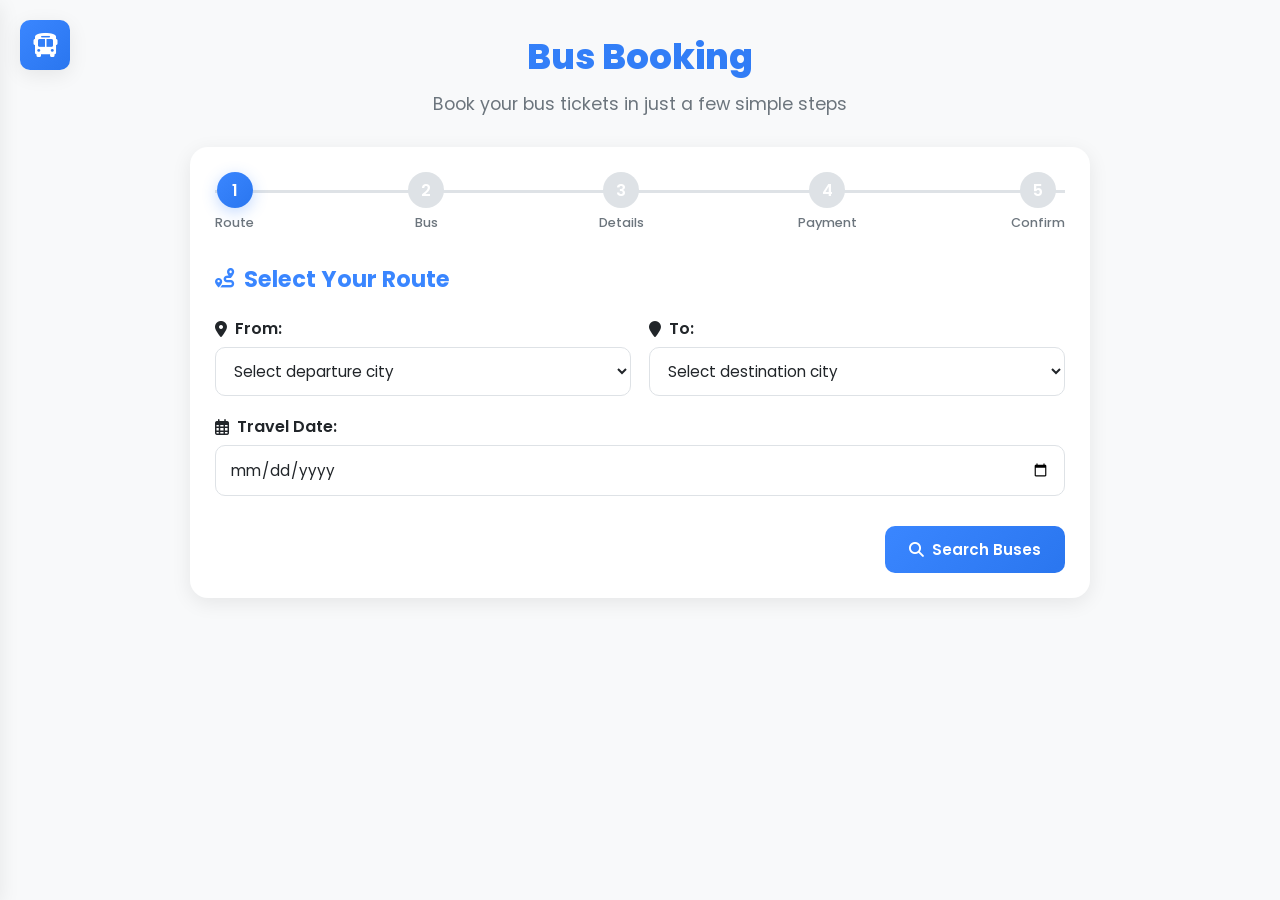
<file: HTML/BusBooking.html>
<!DOCTYPE html>
<html lang="en">
<head>
    <meta charset="UTF-8">
    <meta name="viewport" content="width=device-width, initial-scale=1.0">
    <title>EfoyBus Booking</title>
    <link rel="icon" type="image/x-icon" href="data:image/svg+xml,<svg xmlns='http://www.w3.org/2000/svg' viewBox='0 0 100 100'><text y='.9em' font-size='90'>🚌</text></svg>">
    <link rel="stylesheet" href="https://cdnjs.cloudflare.com/ajax/libs/font-awesome/6.4.0/css/all.min.css">
    <link href="https://fonts.googleapis.com/css2?family=Poppins:wght@300;400;500;600;700;800;900&display=swap" rel="stylesheet">
    <link rel="stylesheet" href="../CSS/BusBooking.css">
</head>
<body>
    <!-- Toggle Menu Button -->
    <div class="toggle-menu">
        <i class="fas fa-bus"></i>
    </div>
    
    <!-- Sidebar -->
    <div class="sidebar">
        <div class="logo">
            <div class="logo-icon">
                <i class="fas fa-bus"></i>
            </div>
            <div class="logo-text">EfoyBus</div>
        </div>
        
        <div class="nav-section">
            <h3>Main Menu</h3>

            <a class="nav-item" href="../HTML/Home.html" id="home-nav">
                <i class="fas fa-home"></i>
                <span>Home</span>
            </a>

            <a class="nav-item" href="../HTML/BusBooking.html" id="booking-nav">
                <i class="fas fa-bus-alt"></i>
                <span>Bus Booking</span>
            </a>

            <a class="nav-item" href="../HTML/History.html" id="history-nav">
                <i class="fas fa-history"></i>
                <span>Booking History</span>
            </a>

            <a class="nav-item" href="../HTML/Refund.html" id="refund-nav">
                <i class="fas fa-undo-alt"></i>
                <span>Refund Request</span>
            </a>
        </div>
        
        <div class="divider"></div>
        
        <div class="nav-section">
            <h3>Preferences</h3>
            <div class="theme-toggle">
                <div class="nav-item">
                    <i class="fas fa-moon"></i>
                    <span>Dark Mode</span>
                </div>
                <div class="toggle-container">
                    <div class="toggle-icons">
                        <i class="fas fa-sun"></i>
                        <i class="fas fa-moon"></i>
                    </div>
                    <div class="toggle-circle"></div>
                </div>
            </div>
            
            <div class="language-selector">
                <div class="nav-item">
                    <i class="fas fa-globe"></i>
                    <span>Language</span>
                </div>
                <select>
                    <option value="en">English</option>
                    <option value="am">አማርኛ (Amharic)</option>
                    <option value="om">Afaan Oromoo (Afan Oromo)</option>
                </select>
            </div>
        </div>
    </div>
    
    <div class="main-content">
        <div class="booking-header">
            <h1 class="booking-title">Bus Booking</h1>
            <p class="booking-subtitle">Book your bus tickets in just a few simple steps</p>
        </div>
        
        <div class="booking-container">
            <!-- Progress Bar -->
            <div class="progress-bar">
                <div class="progress-step">
                    <div class="step-number active">1</div>
                    <div class="step-label">Route</div>
                </div>
                <div class="progress-step">
                    <div class="step-number">2</div>
                    <div class="step-label">Bus</div>
                </div>
                <div class="progress-step">
                    <div class="step-number">3</div>
                    <div class="step-label">Details</div>
                </div>
                <div class="progress-step">
                    <div class="step-number">4</div>
                    <div class="step-label">Payment</div>
                </div>
                <div class="progress-step">
                    <div class="step-number">5</div>
                    <div class="step-label">Confirm</div>
                </div>
            </div>
            
            <!-- Step 1: Select Route -->
            <div class="form-step active" id="step1">
                <h2 class="step-title"><i class="fas fa-route"></i> Select Your Route</h2>
                <div class="form-row">
                    <div class="form-group">
                        <label for="from" class="form-label"><i class="fas fa-map-marker-alt"></i> From:</label>
                        <select id="from" class="form-select" required>
                            <option value="">Select departure city</option>
                            <option value="Addis Ababa">Addis Ababa</option>
                            <option value="Bahir Dar">Bahir Dar</option>
                            <option value="Gondar">Gondar</option>
                            <option value="Hawassa">Hawassa</option>
                            <option value="Mekelle">Mekelle</option>
                            <option value="Dire Dawa">Dire Dawa</option>
                        </select>
                    </div>
                    <div class="form-group">
                        <label for="to" class="form-label"><i class="fas fa-map-marker"></i> To:</label>
                        <select id="to" class="form-select" required>
                            <option value="">Select destination city</option>
                            <option value="Addis Ababa">Addis Ababa</option>
                            <option value="Bahir Dar">Bahir Dar</option>
                            <option value="Gondar">Gondar</option>
                            <option value="Hawassa">Hawassa</option>
                            <option value="Mekelle">Mekelle</option>
                            <option value="Dire Dawa">Dire Dawa</option>
                        </select>
                    </div>
                </div>
                <div class="form-group">
                    <label for="date" class="form-label"><i class="far fa-calendar-alt"></i> Travel Date:</label>
                    <input type="date" id="date" class="form-input" required>
                </div>
                <div class="navigation">
                    <div></div> <!-- Empty div for spacing -->
                    <button id="next1" class="btn"><i class="fas fa-search"></i> Search Buses</button>
                </div>
            </div>
            
            <!-- Step 2: Select Bus -->
            <div class="form-step" id="step2">
                <h2 class="step-title"><i class="fas fa-bus"></i> Available Buses</h2>
                <p id="route-info" style="font-size: 1.05em; margin-bottom: 20px; padding: 12px; background: rgba(58, 134, 255, 0.1); border-radius: 10px;"></p>
                <div class="bus-list" id="bus-list">
                    <!-- Buses will be loaded here -->
                </div>
                
                <!-- Seat Selection -->
                <div class="seat-selection" id="seat-selection">
                    <h3 class="step-title"><i class="fas fa-chair"></i> Select Your Seats</h3>
                    <p style="margin-bottom: 18px;">Click on available seats to select them. Green seats are available, red are already booked.</p>
                    
                    <div class="seat-map-container">
                        <div class="bus-layout" id="bus-layout">
                            <!-- Bus layout will be loaded here -->
                        </div>
                    </div>
                    
                    <div class="price-summary">
                        <h4>Price Summary</h4>
                        <p>Price per seat: <span id="price-per-seat">0</span> ETB</p>
                        <p>Selected seats: <span id="selected-seats-count">0</span></p>
                        <p>Total price: <span id="total-price">0</span> ETB</p>
                        <div class="selected-seats" id="selected-seats-list"></div>
                    </div>
                </div>
                
                <div class="navigation">
                    <button id="prev2" class="btn btn-outline"><i class="fas fa-arrow-left"></i> Back</button>
                    <button id="next2" class="btn" disabled>Continue <i class="fas fa-arrow-right"></i></button>
                </div>
            </div>
            
            <!-- Step 3: Passenger Details -->
            <div class="form-step" id="step3">
                <h2 class="step-title"><i class="fas fa-user"></i> Passenger Details</h2>
                <div class="form-group">
                    <label for="name" class="form-label"><i class="fas fa-user"></i> Full Name:</label>
                    <input type="text" id="name" class="form-input" required>
                </div>
                <div class="form-row">
                    <div class="form-group">
                        <label for="email" class="form-label"><i class="fas fa-envelope"></i> Email:</label>
                        <input type="email" id="email" class="form-input" required>
                    </div>
                    <div class="form-group">
                        <label for="phone" class="form-label"><i class="fas fa-phone"></i> Phone Number:</label>
                        <input type="tel" id="phone" class="form-input" required>
                    </div>
                </div>
                <div class="navigation">
                    <button id="prev3" class="btn btn-outline"><i class="fas fa-arrow-left"></i> Back</button>
                    <button id="next3" class="btn">Proceed to Payment <i class="fas fa-arrow-right"></i></button>
                </div>
            </div>
            
            <!-- Step 4: Payment -->
            <div class="form-step" id="step4">
                <h2 class="step-title"><i class="fas fa-credit-card"></i> Payment Information</h2>
                <div class="form-row">
                    <div class="form-group">
                        <label for="card-number" class="form-label"><i class="far fa-credit-card"></i> Card Number:</label>
                        <input type="text" id="card-number" class="form-input" placeholder="1234 5678 9012 3456" required>
                    </div>
                    <div class="form-group">
                        <label for="expiry" class="form-label"><i class="far fa-calendar"></i> Expiry Date:</label>
                        <input type="text" id="expiry" class="form-input" placeholder="MM/YY" required>
                    </div>
                </div>
                <div class="form-group">
                    <label for="cvv" class="form-label"><i class="fas fa-lock"></i> CVV:</label>
                    <input type="text" id="cvv" class="form-input" placeholder="123" required>
                </div>
                <div class="price-summary">
                    <h4>Payment Summary</h4>
                    <p>Bus: <span id="payment-bus-name"></span></p>
                    <p>Seats: <span id="payment-seats"></span></p>
                    <p>Total Amount: <span id="payment-total"></span> ETB</p>
                </div>
                <div class="navigation">
                    <button id="prev4" class="btn btn-outline"><i class="fas fa-arrow-left"></i> Back</button>
                    <button id="next4" class="btn">Confirm Booking <i class="fas fa-check"></i></button>
                </div>
            </div>
            
            <!-- Step 5: Confirmation -->
            <div class="form-step" id="step5">
                <h2 class="step-title" style="color: #4CAF50;"><i class="fas fa-check-circle"></i> Booking Confirmed!</h2>
                <div class="confirmation-card" id="confirmation-details">
                    <!-- Booking details will be shown here -->
                </div>
                <div class="navigation">
                    <div></div> <!-- Empty div for spacing -->
                    <button id="new-booking" class="btn"><i class="fas fa-bus"></i> Book Another Ticket</button>
                </div>
            </div>
        </div>
    </div>
    <script src="../JS/BusBooking.js"></script>
</body>
</html>
</file>
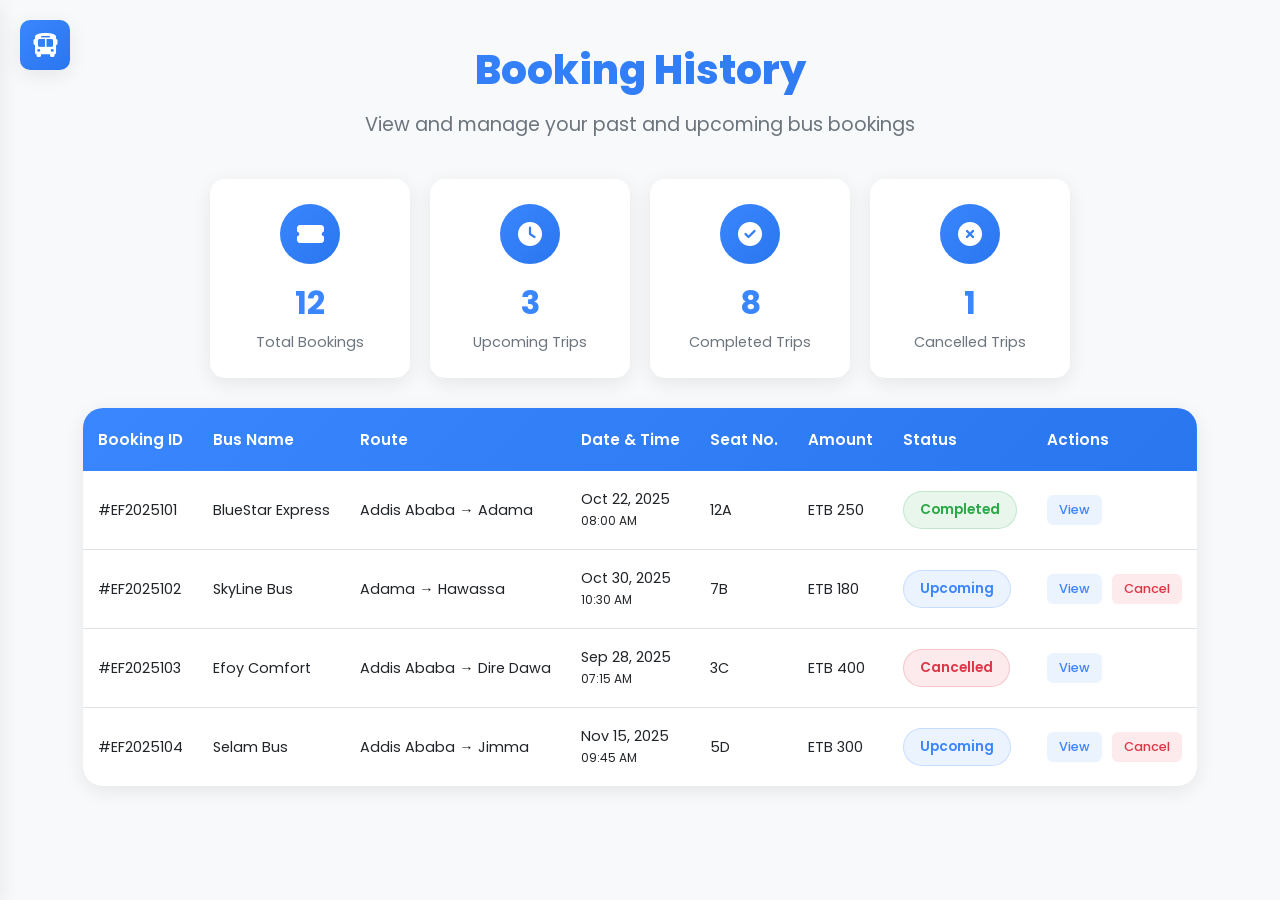
<file: HTML/History.html>
<!DOCTYPE html>
<html lang="en">
<head>
    <meta charset="UTF-8">
    <meta name="viewport" content="width=device-width, initial-scale=1.0">
    <title>EfoyBus | Booking History</title>
    <link rel="icon" type="image/x-icon" href="data:image/svg+xml,<svg xmlns='http://www.w3.org/2000/svg' viewBox='0 0 100 100'><text y='.9em' font-size='90'>🚌</text></svg>">
    <link rel="stylesheet" href="https://cdnjs.cloudflare.com/ajax/libs/font-awesome/6.4.0/css/all.min.css">
    <link href="https://fonts.googleapis.com/css2?family=Poppins:wght@300;400;500;600;700;800;900&display=swap" rel="stylesheet">
    <link rel="stylesheet" href="../CSS/History.css">
</head>
<body>
    <!-- Toggle Menu Button -->
    <div class="toggle-menu">
        <i class="fas fa-bus"></i>
    </div>
    
    <!-- Sidebar -->
    <div class="sidebar">
        <div class="logo">
            <div class="logo-icon">
                <i class="fas fa-bus"></i>
            </div>
            <div class="logo-text">EfoyBus</div>
        </div>
        
        <div class="nav-section">
            <h3>Main Menu</h3>

            <a class="nav-item" href="../HTML/Home.html" id="home-nav">
                <i class="fas fa-home"></i>
                <span>Home</span>
            </a>

            <a class="nav-item" href="../HTML/BusBooking.html" id="booking-nav">
                <i class="fas fa-bus-alt"></i>
                <span>Bus Booking</span>
            </a>

            <a class="nav-item active" href="../HTML/History.html" id="history-nav">
                <i class="fas fa-history"></i>
                <span>Booking History</span>
            </a>

            <a class="nav-item" href="../HTML/Refund.html" id="refund-nav">
                <i class="fas fa-undo-alt"></i>
                <span>Refund Request</span>
            </a>
        </div>
        
        <div class="divider"></div>
        
        <div class="nav-section">
            <h3>Preferences</h3>
            <div class="theme-toggle">
                <div class="nav-item">
                    <i class="fas fa-moon"></i>
                    <span>Dark Mode</span>
                </div>
                <div class="toggle-container">
                    <div class="toggle-icons">
                        <i class="fas fa-sun"></i>
                        <i class="fas fa-moon"></i>
                    </div>
                    <div class="toggle-circle"></div>
                </div>
            </div>
            
            <div class="language-selector">
                <div class="nav-item">
                    <i class="fas fa-globe"></i>
                    <span>Language</span>
                </div>
                <select>
                    <option value="en">English</option>
                    <option value="am">አማርኛ (Amharic)</option>
                    <option value="om">Afaan Oromoo (Afan Oromo)</option>
                </select>
            </div>
        </div>
    </div>
    
    <div class="main-content">
        <div class="history-header">
            <h1 class="history-title">Booking History</h1>
            <p class="history-subtitle">View and manage your past and upcoming bus bookings</p>
        </div>
        
        <div class="history-stats">
            <div class="stat-card">
                <div class="stat-icon">
                    <i class="fas fa-ticket-alt"></i>
                </div>
                <div class="stat-number">12</div>
                <div class="stat-label">Total Bookings</div>
            </div>
            <div class="stat-card">
                <div class="stat-icon">
                    <i class="fas fa-clock"></i>
                </div>
                <div class="stat-number">3</div>
                <div class="stat-label">Upcoming Trips</div>
            </div>
            <div class="stat-card">
                <div class="stat-icon">
                    <i class="fas fa-check-circle"></i>
                </div>
                <div class="stat-number">8</div>
                <div class="stat-label">Completed Trips</div>
            </div>
            <div class="stat-card">
                <div class="stat-icon">
                    <i class="fas fa-times-circle"></i>
                </div>
                <div class="stat-number">1</div>
                <div class="stat-label">Cancelled Trips</div>
            </div>
        </div>
        
        <div class="history-container">
            <table class="history-table">
                <thead>
                    <tr>
                        <th>Booking ID</th>
                        <th>Bus Name</th>
                        <th>Route</th>
                        <th>Date & Time</th>
                        <th>Seat No.</th>
                        <th>Amount</th>
                        <th>Status</th>
                        <th>Actions</th>
                    </tr>
                </thead>
                <tbody>
                    <tr>
                        <td>#EF2025101</td>
                        <td>BlueStar Express</td>
                        <td>Addis Ababa → Adama</td>
                        <td>Oct 22, 2025<br><small>08:00 AM</small></td>
                        <td>12A</td>
                        <td>ETB 250</td>
                        <td><span class="status status-completed">Completed</span></td>
                        <td>
                            <div class="booking-actions">
                                <button class="action-btn action-view">View</button>
                            </div>
                        </td>
                    </tr>
                    <tr>
                        <td>#EF2025102</td>
                        <td>SkyLine Bus</td>
                        <td>Adama → Hawassa</td>
                        <td>Oct 30, 2025<br><small>10:30 AM</small></td>
                        <td>7B</td>
                        <td>ETB 180</td>
                        <td><span class="status status-upcoming">Upcoming</span></td>
                        <td>
                            <div class="booking-actions">
                                <button class="action-btn action-view">View</button>
                                <button class="action-btn action-cancel">Cancel</button>
                            </div>
                        </td>
                    </tr>
                    <tr>
                        <td>#EF2025103</td>
                        <td>Efoy Comfort</td>
                        <td>Addis Ababa → Dire Dawa</td>
                        <td>Sep 28, 2025<br><small>07:15 AM</small></td>
                        <td>3C</td>
                        <td>ETB 400</td>
                        <td><span class="status status-cancelled">Cancelled</span></td>
                        <td>
                            <div class="booking-actions">
                                <button class="action-btn action-view">View</button>
                            </div>
                        </td>
                    </tr>
                    <tr>
                        <td>#EF2025104</td>
                        <td>Selam Bus</td>
                        <td>Addis Ababa → Jimma</td>
                        <td>Nov 15, 2025<br><small>09:45 AM</small></td>
                        <td>5D</td>
                        <td>ETB 300</td>
                        <td><span class="status status-upcoming">Upcoming</span></td>
                        <td>
                            <div class="booking-actions">
                                <button class="action-btn action-view">View</button>
                                <button class="action-btn action-cancel">Cancel</button>
                            </div>
                        </td>
                    </tr>
                </tbody>
            </table>
        </div>
    </div>
    <script src="../JS/History.js"></script>
</body>
</html>
</file>
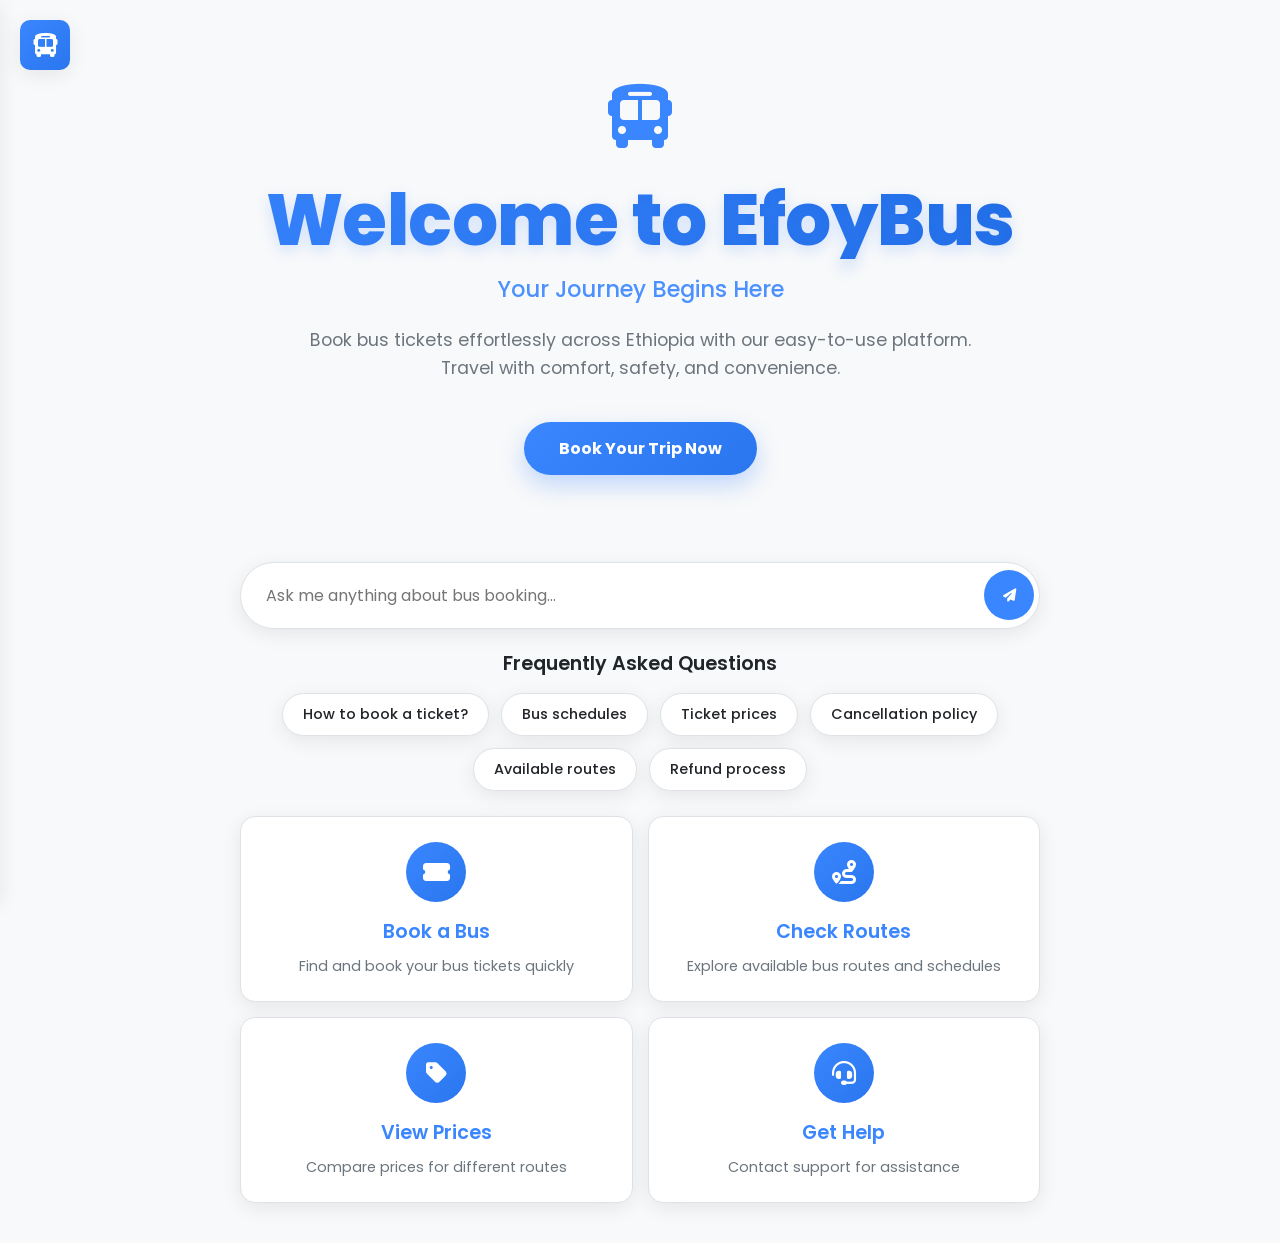
<file: HTML/Home.html>
<!DOCTYPE html>
<html lang="en">
<head>
    <meta charset="UTF-8">
    <meta name="viewport" content="width=device-width, initial-scale=1.0">
    <title>EfoyBus - Bus Booking Platform</title>
    <link rel="icon" type="image/x-icon" href="data:image/svg+xml,<svg xmlns='http://www.w3.org/2000/svg' viewBox='0 0 100 100'><text y='.9em' font-size='90'>🚌</text></svg>">
    <link rel="stylesheet" href="https://cdnjs.cloudflare.com/ajax/libs/font-awesome/6.4.0/css/all.min.css">
    <link href="https://fonts.googleapis.com/css2?family=Poppins:wght@300;400;500;600;700;800;900&display=swap" rel="stylesheet">
    <link rel="stylesheet" href="../CSS/Home.css">
</head>
<body>
    <!-- Toggle Menu Button -->
    <div class="toggle-menu">
        <i class="fas fa-bus"></i>
    </div>
    
    <!-- Sidebar -->
    <div class="sidebar">
        <div class="logo">
            <div class="logo-icon">
                <i class="fas fa-bus"></i>
            </div>
            <div class="logo-text">EfoyBus</div>
        </div>
        
       <div class="nav-section">
            <h3>Main Menu</h3>

            <a class="nav-item" href="../HTML/Home.html" id="home-nav">
                <i class="fas fa-home"></i>
                <span>Home</span>
            </a>

            <a class="nav-item" href="../HTML/BusBooking.html" id="booking-nav">
                <i class="fas fa-bus-alt"></i>
                <span>Bus Booking</span>
            </a>

            <a class="nav-item" href="../HTML/History.html" id="history-nav">
                <i class="fas fa-history"></i>
                <span>Booking History</span>
            </a>

            <a class="nav-item" href="../HTML/Refund.html" id="refund-nav">
                <i class="fas fa-undo-alt"></i>
                <span>Refund Request</span>
            </a>
        </div>
        
        <div class="divider"></div>
        
        <div class="nav-section">
            <h3>Preferences</h3>
            <div class="theme-toggle">
                <div class="nav-item">
                    <i class="fas fa-moon"></i>
                    <span>Dark Mode</span>
                </div>
                <div class="toggle-container">
                    <div class="toggle-icons">
                        <i class="fas fa-sun"></i>
                        <i class="fas fa-moon"></i>
                    </div>
                    <div class="toggle-circle"></div>
                </div>
            </div>
            
            <div class="language-selector">
                <div class="nav-item">
                    <i class="fas fa-globe"></i>
                    <span>Language</span>
                </div>
                <select>
                    <option value="en">English</option>
                    <option value="am">አማርኛ (Amharic)</option>
                    <option value="om">Afaan Oromoo (Afan Oromo)</option>
                </select>
            </div>
        </div>
    </div>
    
    <!-- Main Content -->
    <div class="main-content">
        <!-- Welcome Section - No Box, Just Beautiful Text -->
        <div class="welcome-section">
            <div class="bus-icon">
                <i class="fas fa-bus"></i>
            </div>
            <h1 class="welcome-title">Welcome to EfoyBus</h1>
            <p class="welcome-subtitle">Your Journey Begins Here</p>
            <p class="welcome-description">Book bus tickets effortlessly across Ethiopia with our easy-to-use platform. Travel with comfort, safety, and convenience.</p>
            <a href="BusBooking.html" class="cta-button">Book Your Trip Now</a>
        </div>
        
        <!-- Simple Chat Interface -->
        <div class="chat-interface">
            <div class="chat-input-container">
                <div class="chat-input">
                    <input type="text" id="userInput" placeholder="Ask me anything about bus booking..." autocomplete="off">
                    <button id="sendButton">
                        <i class="fas fa-paper-plane"></i>
                    </button>
                </div>
            </div>
            
            <!-- Frequently Asked Questions -->
            <div class="faq-section">
                <h3 class="faq-title">Frequently Asked Questions</h3>
                <div class="faq-buttons">
                    <button class="faq-button" data-question="How do I book a bus ticket?">How to book a ticket?</button>
                    <button class="faq-button" data-question="What are the bus schedules?">Bus schedules</button>
                    <button class="faq-button" data-question="How much does a ticket cost?">Ticket prices</button>
                    <button class="faq-button" data-question="Can I cancel my booking?">Cancellation policy</button>
                    <button class="faq-button" data-question="What routes do you serve?">Available routes</button>
                    <button class="faq-button" data-question="How do I get a refund?">Refund process</button>
                </div>
            </div>
            
            <!-- Chat Messages -->
            <div class="chat-messages" id="chatMessages">
                <div class="message bot-message">
                    Hello! I'm your EfoyBus assistant. How can I help you with your bus booking today?
                    <div class="message-time">Just now</div>
                </div>
            </div>
            
            <div class="quick-actions">
                <div class="action-box" data-action="book">
                    <div class="action-icon">
                        <i class="fas fa-ticket-alt"></i>
                    </div>
                    <div class="action-title">Book a Bus</div>
                    <div class="action-description">Find and book your bus tickets quickly</div>
                </div>
                
                <div class="action-box" data-action="routes">
                    <div class="action-icon">
                        <i class="fas fa-route"></i>
                    </div>
                    <div class="action-title">Check Routes</div>
                    <div class="action-description">Explore available bus routes and schedules</div>
                </div>
                
                <div class="action-box" data-action="prices">
                    <div class="action-icon">
                        <i class="fas fa-tag"></i>
                    </div>
                    <div class="action-title">View Prices</div>
                    <div class="action-description">Compare prices for different routes</div>
                </div>
                
                <div class="action-box" data-action="support">
                    <div class="action-icon">
                        <i class="fas fa-headset"></i>
                    </div>
                    <div class="action-title">Get Help</div>
                    <div class="action-description">Contact support for assistance</div>
                </div>
            </div>
        </div>
    </div>
    <script src="../JS/Home.js"></script>
</body>
</html>
</file>
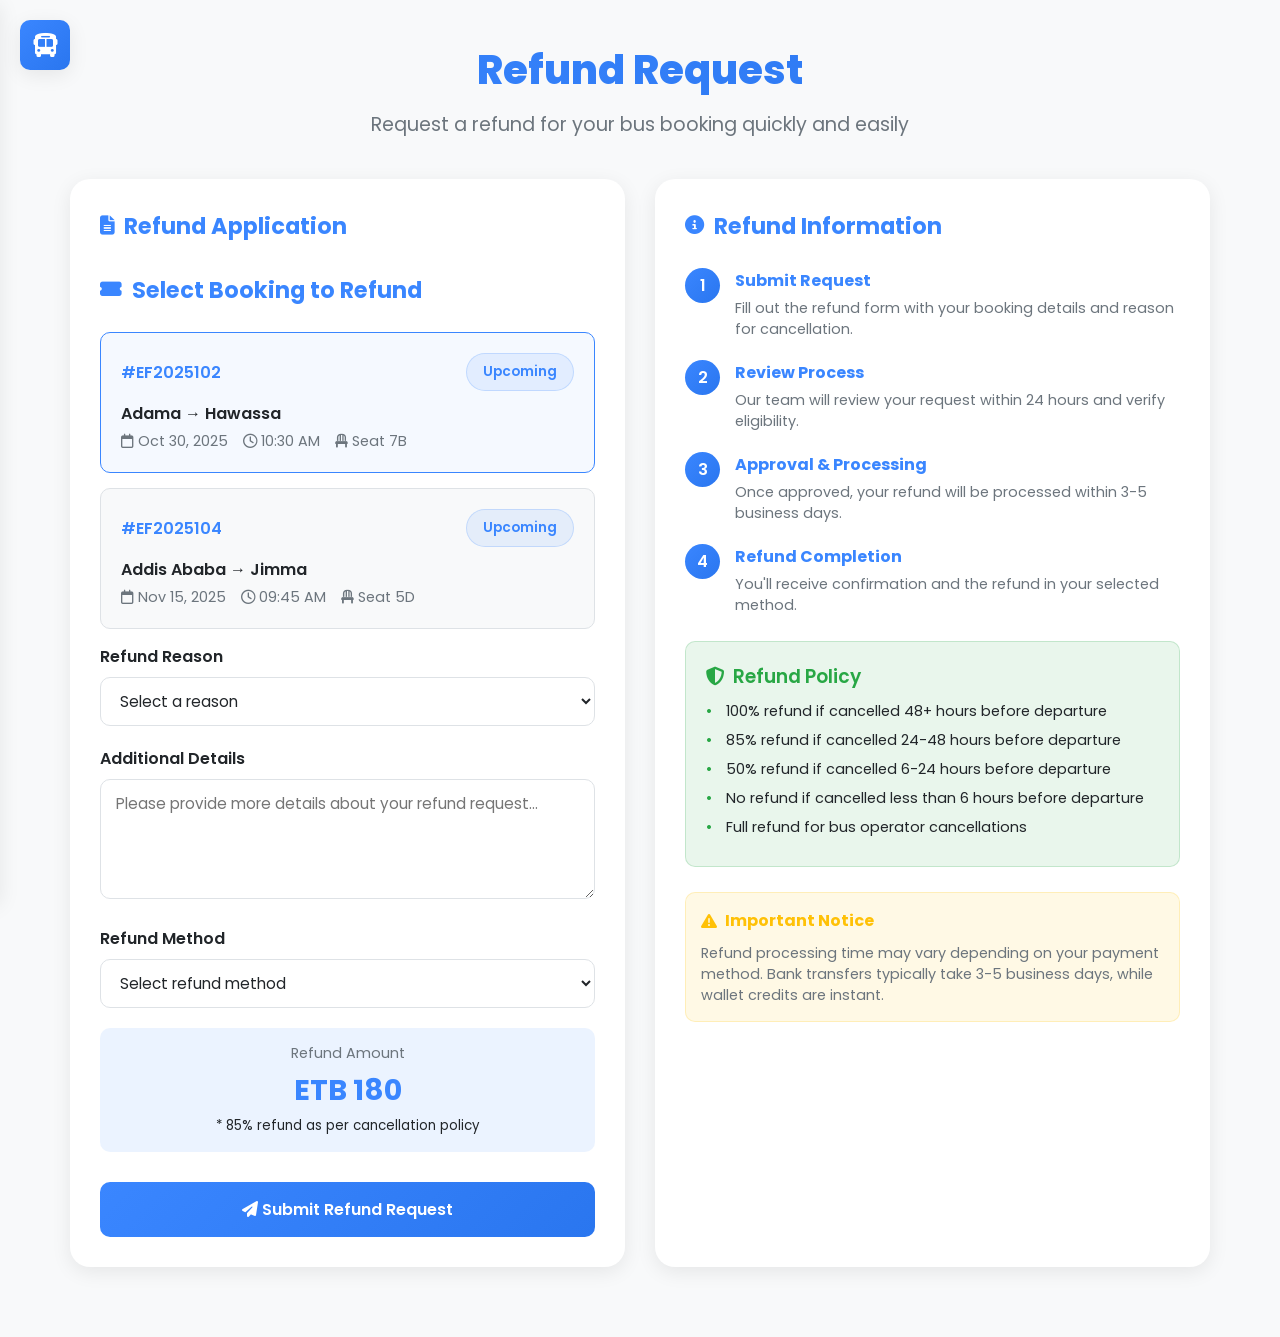
<file: HTML/Refund.html>
<!DOCTYPE html>
<html lang="en">
<head>
    <meta charset="UTF-8">
    <meta name="viewport" content="width=device-width, initial-scale=1.0">
    <title>EfoyBus | Refund Request</title>
    <link rel="icon" type="image/x-icon" href="data:image/svg+xml,<svg xmlns='http://www.w3.org/2000/svg' viewBox='0 0 100 100'><text y='.9em' font-size='90'>🚌</text></svg>">
    <link rel="stylesheet" href="https://cdnjs.cloudflare.com/ajax/libs/font-awesome/6.4.0/css/all.min.css">
    <link href="https://fonts.googleapis.com/css2?family=Poppins:wght@300;400;500;600;700;800;900&display=swap" rel="stylesheet">
    <link rel="stylesheet" href="../CSS/Refund.css">

</head>
    <!-- Toggle Menu Button -->
    <div class="toggle-menu">
        <i class="fas fa-bus"></i>
    </div>
    
    <!-- Sidebar -->
    <div class="sidebar">
        <div class="logo">
            <div class="logo-icon">
                <i class="fas fa-bus"></i>
            </div>
            <div class="logo-text">EfoyBus</div>
        </div>
        
        <div class="nav-section">
            <h3>Main Menu</h3>

            <a class="nav-item" href="../HTML/Home.html" id="home-nav">
                <i class="fas fa-home"></i>
                <span>Home</span>
            </a>

            <a class="nav-item" href="../HTML/BusBooking.html" id="booking-nav">
                <i class="fas fa-bus-alt"></i>
                <span>Bus Booking</span>
            </a>

            <a class="nav-item" href="../HTML/History.html" id="history-nav">
                <i class="fas fa-history"></i>
                <span>Booking History</span>
            </a>

            <a class="nav-item active" href="../HTML/Refund.html" id="refund-nav">
                <i class="fas fa-undo-alt"></i>
                <span>Refund Request</span>
            </a>
        </div>
        
        <div class="divider"></div>
        
        <div class="nav-section">
            <h3>Preferences</h3>
            <div class="theme-toggle">
                <div class="nav-item">
                    <i class="fas fa-moon"></i>
                    <span>Dark Mode</span>
                </div>
                <div class="toggle-container">
                    <div class="toggle-icons">
                        <i class="fas fa-sun"></i>
                        <i class="fas fa-moon"></i>
                    </div>
                    <div class="toggle-circle"></div>
                </div>
            </div>
            
            <div class="language-selector">
                <div class="nav-item">
                    <i class="fas fa-globe"></i>
                    <span>Language</span>
                </div>
                <select>
                    <option value="en">English</option>
                    <option value="am">አማርኛ (Amharic)</option>
                    <option value="om">Afaan Oromoo (Afan Oromo)</option>
                </select>
            </div>
        </div>
    </div>
    
    <div class="main-content">
        <div class="refund-header">
            <h1 class="refund-title">Refund Request</h1>
            <p class="refund-subtitle">Request a refund for your bus booking quickly and easily</p>
        </div>
        
        <div class="refund-container">
            <!-- Refund Form Section -->
            <div class="refund-form-container">
                <h2 class="section-title">
                    <i class="fas fa-file-alt"></i>
                    Refund Application
                </h2>
                
                <div class="eligible-bookings">
                    <h3 class="section-title">
                        <i class="fas fa-ticket-alt"></i>
                        Select Booking to Refund
                    </h3>
                    
                    <div class="booking-card selected">
                        <div class="booking-header">
                            <span class="booking-id">#EF2025102</span>
                            <span class="status status-upcoming">Upcoming</span>
                        </div>
                        <div class="booking-route">Adama → Hawassa</div>
                        <div class="booking-details">
                            <span><i class="far fa-calendar"></i> Oct 30, 2025</span>
                            <span><i class="far fa-clock"></i> 10:30 AM</span>
                            <span><i class="fas fa-chair"></i> Seat 7B</span>
                        </div>
                    </div>
                    
                    <div class="booking-card">
                        <div class="booking-header">
                            <span class="booking-id">#EF2025104</span>
                            <span class="status status-upcoming">Upcoming</span>
                        </div>
                        <div class="booking-route">Addis Ababa → Jimma</div>
                        <div class="booking-details">
                            <span><i class="far fa-calendar"></i> Nov 15, 2025</span>
                            <span><i class="far fa-clock"></i> 09:45 AM</span>
                            <span><i class="fas fa-chair"></i> Seat 5D</span>
                        </div>
                    </div>
                </div>
                
                <form id="refundForm">
                    <div class="form-group">
                        <label class="form-label" for="refundReason">Refund Reason</label>
                        <select class="form-select" id="refundReason" required>
                            <option value="">Select a reason</option>
                            <option value="change_plans">Change of travel plans</option>
                            <option value="emergency">Emergency situation</option>
                            <option value="double_booking">Double booking</option>
                            <option value="bus_delay">Bus delay/cancellation</option>
                            <option value="other">Other reason</option>
                        </select>
                    </div>
                    
                    <div class="form-group">
                        <label class="form-label" for="refundDescription">Additional Details</label>
                        <textarea class="form-textarea" id="refundDescription" placeholder="Please provide more details about your refund request..."></textarea>
                    </div>
                    
                    <div class="form-group">
                        <label class="form-label" for="refundMethod">Refund Method</label>
                        <select class="form-select" id="refundMethod" required>
                            <option value="">Select refund method</option>
                            <option value="original_payment">Original payment method</option>
                            <option value="bank_transfer">Bank transfer</option>
                            <option value="mobile_money">Mobile money</option>
                            <option value="wallet_credit">EfoyBus wallet credit</option>
                        </select>
                    </div>
                    
                    <div class="refund-amount">
                        <div class="amount-label">Refund Amount</div>
                        <div class="amount-value">ETB 180</div>
                        <small>* 85% refund as per cancellation policy</small>
                    </div>
                    
                    <button type="submit" class="submit-btn">
                        <i class="fas fa-paper-plane"></i>
                        Submit Refund Request
                    </button>
                </form>
            </div>
            
            <!-- Refund Information Section -->
            <div class="refund-info-container">
                <h2 class="section-title">
                    <i class="fas fa-info-circle"></i>
                    Refund Information
                </h2>
                
                <div class="refund-steps">
                    <div class="step">
                        <div class="step-number">1</div>
                        <div class="step-content">
                            <h4>Submit Request</h4>
                            <p>Fill out the refund form with your booking details and reason for cancellation.</p>
                        </div>
                    </div>
                    
                    <div class="step">
                        <div class="step-number">2</div>
                        <div class="step-content">
                            <h4>Review Process</h4>
                            <p>Our team will review your request within 24 hours and verify eligibility.</p>
                        </div>
                    </div>
                    
                    <div class="step">
                        <div class="step-number">3</div>
                        <div class="step-content">
                            <h4>Approval & Processing</h4>
                            <p>Once approved, your refund will be processed within 3-5 business days.</p>
                        </div>
                    </div>
                    
                    <div class="step">
                        <div class="step-number">4</div>
                        <div class="step-content">
                            <h4>Refund Completion</h4>
                            <p>You'll receive confirmation and the refund in your selected method.</p>
                        </div>
                    </div>
                </div>
                
                <div class="refund-policy">
                    <h3 class="policy-title">
                        <i class="fas fa-shield-alt"></i>
                        Refund Policy
                    </h3>
                    <ul class="policy-list">
                        <li>100% refund if cancelled 48+ hours before departure</li>
                        <li>85% refund if cancelled 24-48 hours before departure</li>
                        <li>50% refund if cancelled 6-24 hours before departure</li>
                        <li>No refund if cancelled less than 6 hours before departure</li>
                        <li>Full refund for bus operator cancellations</li>
                    </ul>
                </div>
                
                <div style="margin-top: 25px; padding: 15px; background: rgba(255, 193, 7, 0.1); border-radius: 10px; border: 1px solid rgba(255, 193, 7, 0.2);">
                    <h4 style="color: #ffc107; margin-bottom: 10px; display: flex; align-items: center; gap: 8px;">
                        <i class="fas fa-exclamation-triangle"></i>
                        Important Notice
                    </h4>
                    <p style="font-size: 0.9rem; color: var(--text-light);">
                        Refund processing time may vary depending on your payment method. Bank transfers typically take 3-5 business days, while wallet credits are instant.
                    </p>
                </div>
            </div>
        </div>
    </div>
    <script src="../JS/Refund.js"></script>
</body>
</html>
</file>
<file: CSS/BusBooking.css>
:root {
            --primary-color: #3a86ff;
            --secondary-color: #2a76ef;
            --accent-color: #1a66df;
            --bg-color: #f8f9fa;
            --sidebar-bg: #ffffff;
            --text-color: #212529;
            --text-light: #6c757d;
            --border-color: #dee2e6;
            --shadow: 0 5px 20px rgba(0, 0, 0, 0.08);
            --transition: all 0.3s ease;
            --gradient: linear-gradient(135deg, #3a86ff 0%, #2a76ef 100%);
            
            /* Seat colors for light mode */
            --seat-bg: #e9ecef;
            --seat-border: #ced4da;
            --seat-text: #212529;
            --seat-hover: #dee2e6;
            --seat-selected-bg: #2E7D32;
            --seat-selected-border: #1B5E20;
            --seat-selected-text: #ffffff;
            --seat-occupied-bg: #C62828;
            --seat-occupied-border: #B71C1C;
            --seat-occupied-text: #ffffff;
        }

        .dark-mode {
            --primary-color: #4d93ff;
            --secondary-color: #3d83ff;
            --accent-color: #2d73ff;
            --bg-color: #121826;
            --sidebar-bg: #1a2236;
            --text-color: #e9ecef;
            --text-light: #adb5bd;
            --border-color: #2d3748;
            --shadow: 0 5px 20px rgba(0, 0, 0, 0.3);
            --gradient: linear-gradient(135deg, #4d93ff 0%, #3d83ff 100%);
            
            /* Seat colors for dark mode */
            --seat-bg: #2d3748;
            --seat-border: #4a5568;
            --seat-text: #e9ecef;
            --seat-hover: #4a5568;
            --seat-selected-bg: #2E7D32;
            --seat-selected-border: #1B5E20;
            --seat-selected-text: #ffffff;
            --seat-occupied-bg: #C62828;
            --seat-occupied-border: #B71C1C;
            --seat-occupied-text: #ffffff;
        }

        * {
            margin: 0;
            padding: 0;
            box-sizing: border-box;
            font-family: 'Poppins', sans-serif;
        }

        body {
            background-color: var(--bg-color);
            color: var(--text-color);
            transition: var(--transition);
            display: flex;
            min-height: 100vh;
            overflow-x: hidden;
        }

        /* Toggle Menu Button */
        .toggle-menu {
            position: fixed;
            top: 20px;
            left: 20px;
            width: 50px;
            height: 50px;
            background: var(--gradient);
            border-radius: 10px;
            display: flex;
            align-items: center;
            justify-content: center;
            color: white;
            font-size: 1.5rem;
            cursor: pointer;
            z-index: 1000;
            box-shadow: var(--shadow);
            transition: var(--transition);
            opacity: 1;
            visibility: visible;
        }

        .toggle-menu.hidden {
            opacity: 0;
            visibility: hidden;
        }

        .toggle-menu:hover {
            transform: scale(1.05);
        }

        .sidebar {
            width: 280px;
            background-color: var(--sidebar-bg);
            box-shadow: var(--shadow);
            padding: 20px 0;
            display: flex;
            flex-direction: column;
            transition: var(--transition);
            height: 100vh;
            position: fixed;
            left: -280px;
            top: 0;
            overflow-y: auto;
            z-index: 999;
        }

        .sidebar.active {
            left: 0;
        }

        .logo {
            padding: 0 25px 25px;
            margin-bottom: 15px;
            border-bottom: 1px solid var(--border-color);
            display: flex;
            align-items: center;
        }

        .logo-icon {
            width: 40px;
            height: 40px;
            background: var(--gradient);
            border-radius: 10px;
            display: flex;
            align-items: center;
            justify-content: center;
            margin-right: 12px;
            color: white;
            font-size: 1.4rem;
        }

        .logo-text {
            font-size: 1.6rem;
            font-weight: 800;
            background: var(--gradient);
            -webkit-background-clip: text;
            -webkit-text-fill-color: transparent;
        }

        .nav-section {
            margin-bottom: 20px;
        }

        .nav-section h3 {
            font-size: 0.8rem;
            text-transform: uppercase;
            color: var(--text-light);
            padding: 0 25px;
            margin-bottom: 10px;
            letter-spacing: 1px;
        }

        .nav-item {
            display: flex;
            align-items: center;
            padding: 14px 25px;
            color: var(--text-color);
            text-decoration: none;
            transition: var(--transition);
            cursor: pointer;
            border-left: 4px solid transparent;
        }

        .nav-item:hover {
            background-color: rgba(58, 134, 255, 0.08);
            color: var(--primary-color);
            border-left: 4px solid var(--primary-color);
        }

        .nav-item.active {
            background-color: rgba(58, 134, 255, 0.12);
            color: var(--primary-color);
            border-left: 4px solid var(--primary-color);
        }

        .nav-item i {
            margin-right: 15px;
            font-size: 1.2rem;
            width: 24px;
            text-align: center;
        }

        .nav-item span {
            font-size: 0.95rem;
            font-weight: 500;
        }

        .divider {
            height: 1px;
            background-color: var(--border-color);
            margin: 15px 25px;
        }

        .theme-toggle {
            display: flex;
            align-items: center;
            justify-content: space-between;
            padding: 14px 25px;
        }

        .toggle-container {
            position: relative;
            width: 60px;
            height: 30px;
            background-color: #ccc;
            border-radius: 15px;
            cursor: pointer;
            transition: var(--transition);
            display: flex;
            align-items: center;
            padding: 0 5px;
        }

        .toggle-container.active {
            background-color: var(--primary-color);
        }

        .toggle-circle {
            position: absolute;
            top: 3px;
            left: 3px;
            width: 24px;
            height: 24px;
            background-color: white;
            border-radius: 50%;
            transition: var(--transition);
            display: flex;
            align-items: center;
            justify-content: center;
        }

        .toggle-container.active .toggle-circle {
            left: 33px;
        }

        .toggle-icons {
            display: flex;
            width: 100%;
            justify-content: space-between;
            padding: 0 5px;
            color: white;
            font-size: 0.8rem;
        }

        .language-selector {
            padding: 14px 25px;
        }

        .language-selector select {
            width: 100%;
            padding: 10px 15px;
            border-radius: 8px;
            border: 1px solid var(--border-color);
            background-color: var(--sidebar-bg);
            color: var(--text-color);
            font-size: 0.9rem;
            cursor: pointer;
            outline: none;
            transition: var(--transition);
        }

        .language-selector select:focus {
            border-color: var(--primary-color);
            box-shadow: 0 0 0 2px rgba(58, 134, 255, 0.2);
        }

        .main-content {
            flex: 1;
            padding: 30px;
            transition: var(--transition);
            display: flex;
            flex-direction: column;
            min-height: 100vh;
            width: 100%;
        }

        .main-content.shifted {
            margin-left: 280px;
        }

        /* Booking Page Styles */
        .booking-header {
            text-align: center;
            margin-bottom: 30px;
        }

        .booking-title {
            font-size: 2.2rem;
            font-weight: 800;
            background: var(--gradient);
            -webkit-background-clip: text;
            -webkit-text-fill-color: transparent;
            margin-bottom: 8px;
        }

        .booking-subtitle {
            font-size: 1.1rem;
            color: var(--text-light);
        }

        .booking-container {
            background: var(--sidebar-bg);
            border-radius: 18px;
            box-shadow: var(--shadow);
            padding: 25px;
            margin: 0 auto 25px;
            max-width: 900px;
            width: 100%;
        }

        /* Progress Bar */
        .progress-bar {
            display: flex;
            justify-content: space-between;
            margin-bottom: 30px;
            position: relative;
        }

        .progress-bar::before {
            content: '';
            position: absolute;
            top: 18px;
            left: 0;
            right: 0;
            height: 3px;
            background-color: var(--border-color);
            z-index: 1;
        }

        .progress-step {
            display: flex;
            flex-direction: column;
            align-items: center;
            z-index: 2;
        }

        .step-number {
            width: 36px;
            height: 36px;
            border-radius: 50%;
            background-color: var(--border-color);
            display: flex;
            align-items: center;
            justify-content: center;
            margin-bottom: 6px;
            color: white;
            font-weight: 600;
            transition: var(--transition);
        }

        .step-number.active {
            background: var(--gradient);
            box-shadow: 0 4px 15px rgba(58, 134, 255, 0.3);
        }

        .step-label {
            font-size: 0.8rem;
            color: var(--text-light);
            font-weight: 500;
        }

        /* Form Steps */
        .form-step {
            display: none;
            animation: fadeIn 0.5s ease;
        }

        @keyframes fadeIn {
            from { opacity: 0; transform: translateY(20px); }
            to { opacity: 1; transform: translateY(0); }
        }

        .form-step.active {
            display: block;
        }

        .step-title {
            font-size: 1.4rem;
            font-weight: 700;
            color: var(--primary-color);
            margin-bottom: 20px;
            display: flex;
            align-items: center;
            gap: 10px;
        }

        .step-title i {
            font-size: 1.2rem;
        }

        .form-group {
            margin-bottom: 18px;
        }

        .form-label {
            display: block;
            margin-bottom: 6px;
            font-weight: 600;
            color: var(--text-color);
            display: flex;
            align-items: center;
            gap: 8px;
        }

        .form-input, .form-select {
            width: 100%;
            padding: 12px 14px;
            border-radius: 10px;
            border: 1px solid var(--border-color);
            background-color: var(--sidebar-bg);
            color: var(--text-color);
            font-size: 0.95rem;
            transition: var(--transition);
        }

        .form-input:focus, .form-select:focus {
            border-color: var(--primary-color);
            box-shadow: 0 0 0 3px rgba(58, 134, 255, 0.2);
            outline: none;
        }

        .form-row {
            display: grid;
            grid-template-columns: 1fr 1fr;
            gap: 18px;
        }

        @media (max-width: 768px) {
            .form-row {
                grid-template-columns: 1fr;
            }
        }

        .btn {
            background: var(--gradient);
            color: white;
            border: none;
            padding: 12px 24px;
            border-radius: 10px;
            font-weight: 600;
            font-size: 0.95rem;
            cursor: pointer;
            transition: var(--transition);
            display: flex;
            align-items: center;
            gap: 8px;
            white-space: nowrap;
        }

        .btn:hover {
            transform: translateY(-2px);
            box-shadow: 0 8px 20px rgba(58, 134, 255, 0.3);
        }

        .btn:disabled {
            background: var(--border-color);
            cursor: not-allowed;
            transform: none;
            box-shadow: none;
        }

        .btn-outline {
            background: transparent;
            border: 2px solid var(--primary-color);
            color: var(--primary-color);
        }

        .btn-outline:hover {
            background: var(--primary-color);
            color: white;
        }

        .navigation {
            display: flex;
            justify-content: space-between;
            margin-top: 30px;
            gap: 15px;
        }

        @media (max-width: 768px) {
            .navigation {
                flex-direction: column;
            }
            
            .navigation .btn {
                width: 100%;
                justify-content: center;
            }
        }

        /* Bus List */
        .bus-list {
            display: grid;
            grid-template-columns: repeat(auto-fill, minmax(320px, 1fr));
            gap: 18px;
            margin-top: 18px;
        }

        .bus-card {
            background: var(--sidebar-bg);
            border: 2px solid var(--border-color);
            border-radius: 15px;
            padding: 18px;
            cursor: pointer;
            transition: var(--transition);
            position: relative;
            overflow: hidden;
        }

        .bus-card:hover {
            transform: translateY(-5px);
            box-shadow: 0 10px 25px rgba(0, 0, 0, 0.1);
            border-color: var(--primary-color);
        }

        .bus-card.selected {
            background: rgba(58, 134, 255, 0.05);
            border-color: var(--primary-color);
            box-shadow: 0 0 0 2px var(--primary-color);
        }

        .bus-header {
            display: flex;
            justify-content: space-between;
            align-items: center;
            margin-bottom: 12px;
        }

        .bus-name {
            font-size: 1.2rem;
            font-weight: 700;
            color: var(--primary-color);
        }

        .bus-time {
            font-weight: 600;
            color: var(--text-color);
        }

        .bus-image {
            height: 160px;
            background-size: cover;
            background-position: center;
            border-radius: 10px;
            margin-bottom: 12px;
        }

        .bus-price {
            font-weight: 700;
            color: #ff6b00;
            font-size: 1.3rem;
            margin: 8px 0;
        }

        .amenities {
            display: flex;
            flex-wrap: wrap;
            gap: 6px;
            margin: 12px 0;
        }

        .amenity {
            background: rgba(58, 134, 255, 0.1);
            color: var(--primary-color);
            padding: 5px 10px;
            border-radius: 20px;
            font-size: 0.75rem;
            display: flex;
            align-items: center;
            gap: 5px;
            font-weight: 500;
        }

        /* Seat Selection */
        .seat-selection {
            margin-top: 25px;
            padding: 20px;
            background: var(--bg-color);
            border-radius: 15px;
            display: none;
        }

        .seat-selection.active {
            display: block;
        }

        .seat-map-container {
            display: flex;
            justify-content: center;
            margin: 20px 0;
        }

        .bus-layout {
            display: grid;
            grid-template-columns: 1fr 1fr 60px 1fr 1fr;
            gap: 10px;
            width: fit-content;
            background: var(--sidebar-bg);
            padding: 20px;
            border-radius: 15px;
            box-shadow: var(--shadow);
            position: relative;
        }

        .bus-front {
            grid-column: 1 / 6;
            text-align: center;
            padding: 10px;
            background: var(--gradient);
            color: white;
            border-radius: 8px;
            margin-bottom: 15px;
            font-weight: 600;
        }

        .seat {
            width: 40px;
            height: 40px;
            display: flex;
            align-items: center;
            justify-content: center;
            background: var(--seat-bg);
            border: 2px solid var(--seat-border);
            border-radius: 8px;
            cursor: pointer;
            transition: var(--transition);
            position: relative;
            font-weight: 600;
            color: var(--seat-text);
            box-shadow: 0 2px 4px rgba(0,0,0,0.1);
        }

        .seat:hover {
            background: var(--seat-hover);
            transform: scale(1.05);
        }

        .seat.selected {
            background: var(--seat-selected-bg);
            color: var(--seat-selected-text);
            border-color: var(--seat-selected-border);
            box-shadow: 0 2px 8px rgba(46, 125, 50, 0.4);
        }

        .seat.occupied {
            background: var(--seat-occupied-bg);
            color: var(--seat-occupied-text);
            border-color: var(--seat-occupied-border);
            cursor: not-allowed;
            box-shadow: 0 2px 8px rgba(198, 40, 40, 0.4);
        }

        .aisle {
            width: 60px;
            height: 40px;
            display: flex;
            align-items: center;
            justify-content: center;
            background: transparent;
            border: none;
        }

        .back-row {
            grid-column: 1 / 6;
            display: grid;
            grid-template-columns: 1fr 1fr 1fr 1fr 1fr;
            gap: 10px;
            margin-top: 12px;
        }

        .back-seat {
            width: 40px;
            height: 40px;
            display: flex;
            align-items: center;
            justify-content: center;
            background: var(--seat-bg);
            border: 2px solid var(--seat-border);
            border-radius: 8px;
            cursor: pointer;
            transition: var(--transition);
            font-weight: 600;
            color: var(--seat-text);
            box-shadow: 0 2px 4px rgba(0,0,0,0.1);
            justify-self: center;
        }

        .back-seat:hover {
            background: var(--seat-hover);
            transform: scale(1.05);
        }

        .back-seat.selected {
            background: var(--seat-selected-bg);
            color: var(--seat-selected-text);
            border-color: var(--seat-selected-border);
            box-shadow: 0 2px 8px rgba(46, 125, 50, 0.4);
        }

        .back-seat.occupied {
            background: var(--seat-occupied-bg);
            color: var(--seat-occupied-text);
            border-color: var(--seat-occupied-border);
            cursor: not-allowed;
            box-shadow: 0 2px 8px rgba(198, 40, 40, 0.4);
        }

        .price-summary {
            margin-top: 20px;
            padding: 18px;
            background: var(--sidebar-bg);
            border-radius: 12px;
            border-left: 4px solid var(--primary-color);
            box-shadow: var(--shadow);
        }

        .price-summary h4 {
            color: var(--primary-color);
            margin-bottom: 12px;
            font-size: 1.1rem;
        }

        .selected-seats {
            margin-top: 12px;
            display: flex;
            flex-wrap: wrap;
            gap: 6px;
        }

        .selected-seat {
            background: var(--primary-color);
            color: white;
            padding: 5px 10px;
            border-radius: 6px;
            font-size: 0.8rem;
            font-weight: 600;
        }

        /* Confirmation */
        .confirmation-card {
            background: var(--sidebar-bg);
            border-radius: 15px;
            padding: 25px;
            margin-top: 20px;
            border-left: 4px solid #4CAF50;
            box-shadow: var(--shadow);
        }

        .confirmation-card h3 {
            color: #4CAF50;
            margin-bottom: 15px;
            display: flex;
            align-items: center;
            gap: 10px;
        }

        /* Mobile Styles - Icon-only sidebar */
        @media (max-width: 768px) {
            .main-content {
                padding: 20px;
            }
            
            .main-content.shifted {
                margin-left: 0;
            }
            
            /* Icon-only sidebar styles */
            .sidebar {
                width: 70px;
                left: -70px;
            }
            
            .sidebar.active {
                left: 0;
            }
            
            .logo {
                justify-content: center;
                padding: 0 15px 25px;
            }
            
            .logo-text, .nav-section h3, .nav-item span, .language-selector span {
                display: none;
            }
            
            /* Show Dark Mode text on mobile */
            .theme-toggle span {
                display: none;
            }
            
            .logo-icon {
                margin-right: 0;
            }
            
            .nav-item {
                justify-content: center;
                padding: 15px 0;
            }
            
            .nav-item i {
                margin-right: 0;
                font-size: 1.4rem;
            }
            
            .theme-toggle, .language-selector {
                justify-content: center;
                padding: 15px 0;
            }
            
            /* Show toggle and language selector on mobile */
            .toggle-container {
                display: block;
                width: 50px;
                height: 25px;
            }
            
            .toggle-circle {
                width: 19px;
                height: 19px;
            }
            
            .toggle-container.active .toggle-circle {
                left: 27px;
            }
            
            /* Hide sun and moon icons on mobile */
            .toggle-icons {
                display: none;
            }
            
            .language-selector select {
                display: block;
                width: 100%;
                padding: 8px;
                font-size: 0.8rem;
            }
            
            .divider {
                margin: 15px 15px;
            }
            
            .booking-title {
                font-size: 1.8rem;
            }
            
            .bus-list {
                grid-template-columns: 1fr;
            }
            
            .bus-layout {
                transform: scale(0.9);
            }
        }

        /* Extra small screens */
        @media (max-width: 480px) {
            .main-content {
                padding: 15px;
            }
            
            .toggle-menu {
                top: 15px;
                left: 15px;
                width: 45px;
                height: 45px;
                font-size: 1.3rem;
            }
            
            .booking-title {
                font-size: 1.6rem;
            }
            
            .navigation .btn {
                padding: 10px 18px;
                font-size: 0.9rem;
            }
            
            .booking-container {
                padding: 20px;
            }
        }
</file>
<file: CSS/History.css>
:root {
            --primary-color: #3a86ff;
            --secondary-color: #2a76ef;
            --accent-color: #1a66df;
            --bg-color: #f8f9fa;
            --sidebar-bg: #ffffff;
            --text-color: #212529;
            --text-light: #6c757d;
            --border-color: #dee2e6;
            --shadow: 0 5px 20px rgba(0, 0, 0, 0.08);
            --transition: all 0.3s ease;
            --gradient: linear-gradient(135deg, #3a86ff 0%, #2a76ef 100%);
        }

        .dark-mode {
            --primary-color: #4d93ff;
            --secondary-color: #3d83ff;
            --accent-color: #2d73ff;
            --bg-color: #121826;
            --sidebar-bg: #1a2236;
            --text-color: #e9ecef;
            --text-light: #adb5bd;
            --border-color: #2d3748;
            --shadow: 0 5px 20px rgba(0, 0, 0, 0.3);
            --gradient: linear-gradient(135deg, #4d93ff 0%, #3d83ff 100%);
        }

        * {
            margin: 0;
            padding: 0;
            box-sizing: border-box;
            font-family: 'Poppins', sans-serif;
        }

        body {
            background-color: var(--bg-color);
            color: var(--text-color);
            transition: var(--transition);
            display: flex;
            min-height: 100vh;
            overflow-x: hidden;
        }

        /* Toggle Menu Button */
        .toggle-menu {
            position: fixed;
            top: 20px;
            left: 20px;
            width: 50px;
            height: 50px;
            background: var(--gradient);
            border-radius: 10px;
            display: flex;
            align-items: center;
            justify-content: center;
            color: white;
            font-size: 1.5rem;
            cursor: pointer;
            z-index: 1000;
            box-shadow: var(--shadow);
            transition: var(--transition);
            opacity: 1;
            visibility: visible;
        }

        .toggle-menu.hidden {
            opacity: 0;
            visibility: hidden;
        }

        .toggle-menu:hover {
            transform: scale(1.05);
        }

        .sidebar {
            width: 280px;
            background-color: var(--sidebar-bg);
            box-shadow: var(--shadow);
            padding: 20px 0;
            display: flex;
            flex-direction: column;
            transition: var(--transition);
            height: 100vh;
            position: fixed;
            left: -280px;
            top: 0;
            overflow-y: auto;
            z-index: 999;
        }

        .sidebar.active {
            left: 0;
        }

        .logo {
            padding: 0 25px 25px;
            margin-bottom: 15px;
            border-bottom: 1px solid var(--border-color);
            display: flex;
            align-items: center;
        }

        .logo-icon {
            width: 40px;
            height: 40px;
            background: var(--gradient);
            border-radius: 10px;
            display: flex;
            align-items: center;
            justify-content: center;
            margin-right: 12px;
            color: white;
            font-size: 1.4rem;
        }

        .logo-text {
            font-size: 1.6rem;
            font-weight: 800;
            background: var(--gradient);
            -webkit-background-clip: text;
            -webkit-text-fill-color: transparent;
        }

        .nav-section {
            margin-bottom: 20px;
        }

        .nav-section h3 {
            font-size: 0.8rem;
            text-transform: uppercase;
            color: var(--text-light);
            padding: 0 25px;
            margin-bottom: 10px;
            letter-spacing: 1px;
        }

        .nav-item {
            display: flex;
            align-items: center;
            padding: 14px 25px;
            color: var(--text-color);
            text-decoration: none;
            transition: var(--transition);
            cursor: pointer;
            border-left: 4px solid transparent;
        }

        .nav-item:hover {
            background-color: rgba(58, 134, 255, 0.08);
            color: var(--primary-color);
            border-left: 4px solid var(--primary-color);
        }

        .nav-item.active {
            background-color: rgba(58, 134, 255, 0.12);
            color: var(--primary-color);
            border-left: 4px solid var(--primary-color);
        }

        .nav-item i {
            margin-right: 15px;
            font-size: 1.2rem;
            width: 24px;
            text-align: center;
        }

        .nav-item span {
            font-size: 0.95rem;
            font-weight: 500;
        }

        .divider {
            height: 1px;
            background-color: var(--border-color);
            margin: 15px 25px;
        }

        .theme-toggle {
            display: flex;
            align-items: center;
            justify-content: space-between;
            padding: 14px 25px;
        }

        .toggle-container {
            position: relative;
            width: 60px;
            height: 30px;
            background-color: #ccc;
            border-radius: 15px;
            cursor: pointer;
            transition: var(--transition);
            display: flex;
            align-items: center;
            padding: 0 5px;
        }

        .toggle-container.active {
            background-color: var(--primary-color);
        }

        .toggle-circle {
            position: absolute;
            top: 3px;
            left: 3px;
            width: 24px;
            height: 24px;
            background-color: white;
            border-radius: 50%;
            transition: var(--transition);
            display: flex;
            align-items: center;
            justify-content: center;
        }

        .toggle-container.active .toggle-circle {
            left: 33px;
        }

        .toggle-icons {
            display: flex;
            width: 100%;
            justify-content: space-between;
            padding: 0 5px;
            color: white;
            font-size: 0.8rem;
        }

        .language-selector {
            padding: 14px 25px;
        }

        .language-selector select {
            width: 100%;
            padding: 10px 15px;
            border-radius: 8px;
            border: 1px solid var(--border-color);
            background-color: var(--sidebar-bg);
            color: var(--text-color);
            font-size: 0.9rem;
            cursor: pointer;
            outline: none;
            transition: var(--transition);
        }

        .language-selector select:focus {
            border-color: var(--primary-color);
            box-shadow: 0 0 0 2px rgba(58, 134, 255, 0.2);
        }

        .main-content {
            flex: 1;
            padding: 40px;
            transition: var(--transition);
            display: flex;
            flex-direction: column;
            min-height: 100vh;
            width: 100%;
        }

        .main-content.shifted {
            margin-left: 280px;
        }

        /* History Page Styles */
        .history-header {
            text-align: center;
            margin-bottom: 40px;
        }

        .history-title {
            font-size: 2.5rem;
            font-weight: 800;
            background: var(--gradient);
            -webkit-background-clip: text;
            -webkit-text-fill-color: transparent;
            margin-bottom: 10px;
        }

        .history-subtitle {
            font-size: 1.2rem;
            color: var(--text-light);
        }

        /* ONLY CHANGED THIS SECTION - Made the history container smaller */
        .history-container {
            background: var(--sidebar-bg);
            border-radius: 20px;
            box-shadow: var(--shadow);
            overflow: hidden;
            margin-bottom: 30px;
            max-width: 95%; /* Added to make the container smaller */
            margin-left: auto; /* Center the container */
            margin-right: auto; /* Center the container */
        }

        .history-table {
            width: 100%;
            border-collapse: collapse;
        }

        .history-table thead {
            background: var(--gradient);
            color: white;
        }

        .history-table th {
            padding: 20px 15px;
            text-align: left;
            font-weight: 600;
            font-size: 0.95rem;
        }

        .history-table td {
            padding: 18px 15px;
            border-bottom: 1px solid var(--border-color);
            font-size: 0.9rem;
        }

        .history-table tbody tr {
            transition: var(--transition);
        }

        .history-table tbody tr:hover {
            background-color: rgba(58, 134, 255, 0.05);
        }

        .history-table tbody tr:last-child td {
            border-bottom: none;
        }

        .status {
            padding: 8px 16px;
            border-radius: 20px;
            font-weight: 600;
            font-size: 0.85rem;
            display: inline-block;
            text-align: center;
            min-width: 100px;
        }

        .status-completed {
            background: rgba(40, 167, 69, 0.1);
            color: #28a745;
            border: 1px solid rgba(40, 167, 69, 0.2);
        }

        .status-upcoming {
            background: rgba(58, 134, 255, 0.1);
            color: var(--primary-color);
            border: 1px solid rgba(58, 134, 255, 0.2);
        }

        .status-cancelled {
            background: rgba(220, 53, 69, 0.1);
            color: #dc3545;
            border: 1px solid rgba(220, 53, 69, 0.2);
        }

        .booking-actions {
            display: flex;
            gap: 10px;
        }

        .action-btn {
            padding: 6px 12px;
            border-radius: 6px;
            border: none;
            font-size: 0.8rem;
            cursor: pointer;
            transition: var(--transition);
            font-weight: 500;
        }

        .action-view {
            background: rgba(58, 134, 255, 0.1);
            color: var(--primary-color);
        }

        .action-view:hover {
            background: var(--primary-color);
            color: white;
        }

        .action-cancel {
            background: rgba(220, 53, 69, 0.1);
            color: #dc3545;
        }

        .action-cancel:hover {
            background: #dc3545;
            color: white;
        }

        .history-stats {
            display: grid;
            grid-template-columns: repeat(auto-fit, minmax(200px, 1fr));
            gap: 20px;
            margin-bottom: 30px;
            max-width: 95%; /* Added to match the history container width */
            margin-left: auto; /* Center the stats */
            margin-right: auto; /* Center the stats */
        }

        .stat-card {
            background: var(--sidebar-bg);
            border-radius: 15px;
            padding: 25px;
            box-shadow: var(--shadow);
            text-align: center;
            transition: var(--transition);
        }

        .stat-card:hover {
            transform: translateY(-5px);
            box-shadow: 0 10px 25px rgba(0, 0, 0, 0.1);
        }

        .stat-icon {
            width: 60px;
            height: 60px;
            background: var(--gradient);
            border-radius: 50%;
            display: flex;
            align-items: center;
            justify-content: center;
            margin: 0 auto 15px;
            color: white;
            font-size: 1.5rem;
        }

        .stat-number {
            font-size: 2rem;
            font-weight: 700;
            color: var(--primary-color);
            margin-bottom: 5px;
        }

        .stat-label {
            font-size: 0.9rem;
            color: var(--text-light);
        }

        .no-bookings {
            text-align: center;
            padding: 60px 20px;
            color: var(--text-light);
        }

        .no-bookings i {
            font-size: 4rem;
            margin-bottom: 20px;
            color: var(--border-color);
        }

        .no-bookings h3 {
            font-size: 1.5rem;
            margin-bottom: 10px;
            color: var(--text-color);
        }

        /* Mobile Styles - Icon-only sidebar */
        @media (max-width: 768px) {
            .main-content {
                padding: 20px;
            }
            
            .main-content.shifted {
                margin-left: 0;
            }
            
            /* Icon-only sidebar styles */
            .sidebar {
                width: 70px;
                left: -70px;
            }
            
            .sidebar.active {
                left: 0;
            }
            
            .logo {
                justify-content: center;
                padding: 0 15px 25px;
            }
            
            .logo-text, .nav-section h3, .nav-item span, .language-selector span {
                display: none;
            }
            
            /* Show Dark Mode text on mobile */
            .theme-toggle span {
                display: none;
            }
            
            .logo-icon {
                margin-right: 0;
            }
            
            .nav-item {
                justify-content: center;
                padding: 15px 0;
            }
            
            .nav-item i {
                margin-right: 0;
                font-size: 1.4rem;
            }
            
            .theme-toggle, .language-selector {
                justify-content: center;
                padding: 15px 0;
            }
            
            /* Show toggle and language selector on mobile */
            .toggle-container {
                display: block;
                width: 50px;
                height: 25px;
            }
            
            .toggle-circle {
                width: 19px;
                height: 19px;
            }
            
            .toggle-container.active .toggle-circle {
                left: 27px;
            }
            
            /* Hide sun and moon icons on mobile */
            .toggle-icons {
                display: none;
            }
            
            .language-selector select {
                display: block;
                width: 100%;
                padding: 8px;
                font-size: 0.8rem;
            }
            
            .divider {
                margin: 15px 15px;
            }
            
            .history-title {
                font-size: 2rem;
            }
            
            .history-table {
                display: block;
                overflow-x: auto;
            }
            
            .history-stats {
                grid-template-columns: 1fr;
            }
            
            /* Reset the history container width on mobile */
            .history-container {
                max-width: 100%;
            }
            
            .history-stats {
                max-width: 100%;
            }
        }
</file>
<file: CSS/Home.css>
:root {
            --primary-color: #3a86ff;
            --secondary-color: #2a76ef;
            --accent-color: #1a66df;
            --bg-color: #f8f9fa;
            --sidebar-bg: #ffffff;
            --text-color: #212529;
            --text-light: #6c757d;
            --border-color: #dee2e6;
            --shadow: 0 5px 20px rgba(0, 0, 0, 0.08);
            --transition: all 0.3s ease;
            --gradient: linear-gradient(135deg, #3a86ff 0%, #2a76ef 100%);
        }

        .dark-mode {
            --primary-color: #4d93ff;
            --secondary-color: #3d83ff;
            --accent-color: #2d73ff;
            --bg-color: #121826;
            --sidebar-bg: #1a2236;
            --text-color: #e9ecef;
            --text-light: #adb5bd;
            --border-color: #2d3748;
            --shadow: 0 5px 20px rgba(0, 0, 0, 0.3);
            --gradient: linear-gradient(135deg, #4d93ff 0%, #3d83ff 100%);
        }

        * {
            margin: 0;
            padding: 0;
            box-sizing: border-box;
            font-family: 'Poppins', sans-serif;
        }

        body {
            background-color: var(--bg-color);
            color: var(--text-color);
            transition: var(--transition);
            display: flex;
            min-height: 100vh;
            overflow-x: hidden;
        }

        /* Toggle Menu Button */
        .toggle-menu {
            position: fixed;
            top: 20px;
            left: 20px;
            width: 50px;
            height: 50px;
            background: var(--gradient);
            border-radius: 10px;
            display: flex;
            align-items: center;
            justify-content: center;
            color: white;
            font-size: 1.5rem;
            cursor: pointer;
            z-index: 1000;
            box-shadow: var(--shadow);
            transition: var(--transition);
            opacity: 1;
            visibility: visible;
        }

        .toggle-menu.hidden {
            opacity: 0;
            visibility: hidden;
        }

        .toggle-menu:hover {
            transform: scale(1.05);
        }

        .sidebar {
            width: 280px;
            background-color: var(--sidebar-bg);
            box-shadow: var(--shadow);
            padding: 20px 0;
            display: flex;
            flex-direction: column;
            transition: var(--transition);
            height: 100vh;
            position: fixed;
            left: -280px;
            top: 0;
            overflow-y: auto;
            z-index: 999;
        }

        .sidebar.active {
            left: 0;
        }

        .logo {
            padding: 0 25px 25px;
            margin-bottom: 15px;
            border-bottom: 1px solid var(--border-color);
            display: flex;
            align-items: center;
        }

        .logo-icon {
            width: 40px;
            height: 40px;
            background: var(--gradient);
            border-radius: 10px;
            display: flex;
            align-items: center;
            justify-content: center;
            margin-right: 12px;
            color: white;
            font-size: 1.4rem;
        }

        .logo-text {
            font-size: 1.6rem;
            font-weight: 800;
            background: var(--gradient);
            -webkit-background-clip: text;
            -webkit-text-fill-color: transparent;
        }

        .nav-section {
            margin-bottom: 20px;
        }

        .nav-section h3 {
            font-size: 0.8rem;
            text-transform: uppercase;
            color: var(--text-light);
            padding: 0 25px;
            margin-bottom: 10px;
            letter-spacing: 1px;
        }

        .nav-item {
            display: flex;
            align-items: center;
            padding: 14px 25px;
            color: var(--text-color);
            text-decoration: none;
            transition: var(--transition);
            cursor: pointer;
            border-left: 4px solid transparent;
        }

        .nav-item:hover {
            background-color: rgba(58, 134, 255, 0.08);
            color: var(--primary-color);
            border-left: 4px solid var(--primary-color);
        }

        .nav-item.active {
            background-color: rgba(58, 134, 255, 0.12);
            color: var(--primary-color);
            border-left: 4px solid var(--primary-color);
        }

        .nav-item i {
            margin-right: 15px;
            font-size: 1.2rem;
            width: 24px;
            text-align: center;
        }

        .nav-item span {
            font-size: 0.95rem;
            font-weight: 500;
        }

        .divider {
            height: 1px;
            background-color: var(--border-color);
            margin: 15px 25px;
        }

        .theme-toggle {
            display: flex;
            align-items: center;
            justify-content: space-between;
            padding: 14px 25px;
        }

        .toggle-container {
            position: relative;
            width: 60px;
            height: 30px;
            background-color: #ccc;
            border-radius: 15px;
            cursor: pointer;
            transition: var(--transition);
            display: flex;
            align-items: center;
            padding: 0 5px;
        }

        .toggle-container.active {
            background-color: var(--primary-color);
        }

        .toggle-circle {
            position: absolute;
            top: 3px;
            left: 3px;
            width: 24px;
            height: 24px;
            background-color: white;
            border-radius: 50%;
            transition: var(--transition);
            display: flex;
            align-items: center;
            justify-content: center;
        }

        .toggle-container.active .toggle-circle {
            left: 33px;
        }

        .toggle-icons {
            display: flex;
            width: 100%;
            justify-content: space-between;
            padding: 0 5px;
            color: white;
            font-size: 0.8rem;
        }

        .language-selector {
            padding: 14px 25px;
        }

        .language-selector select {
            width: 100%;
            padding: 10px 15px;
            border-radius: 8px;
            border: 1px solid var(--border-color);
            background-color: var(--sidebar-bg);
            color: var(--text-color);
            font-size: 0.9rem;
            cursor: pointer;
            outline: none;
            transition: var(--transition);
        }

        .language-selector select:focus {
            border-color: var(--primary-color);
            box-shadow: 0 0 0 2px rgba(58, 134, 255, 0.2);
        }

        .main-content {
            flex: 1;
            padding: 40px;
            transition: var(--transition);
            display: flex;
            flex-direction: column;
            min-height: 100vh;
            width: 100%;
        }

        .main-content.shifted {
            margin-left: 280px;
        }

        /* Welcome Section - No Box, Just Beautiful Text */
        .welcome-section {
            text-align: center;
            margin-bottom: 50px;
            padding: 30px 0;
        }

        .welcome-title {
            font-size: 4.5rem;
            font-weight: 800;
            background: linear-gradient(135deg, #3a86ff 0%, #2a76ef 50%, #1a66df 100%);
            -webkit-background-clip: text;
            -webkit-text-fill-color: transparent;
            background-clip: text;
            margin-bottom: 15px;
            line-height: 1.1;
            text-shadow: 0 5px 15px rgba(58, 134, 255, 0.2);
            letter-spacing: -0.5px;
            font-family: 'Poppins', sans-serif;
        }

        .welcome-subtitle {
            font-size: 1.4rem;
            font-weight: 500;
            color: #3a86ff;
            margin-bottom: 20px;
            opacity: 0.9;
            line-height: 1.4;
            font-family: 'Poppins', sans-serif;
        }

        .welcome-description {
            font-size: 1.1rem;
            color: var(--text-light);
            max-width: 700px;
            margin: 0 auto 30px;
            line-height: 1.6;
            font-family: 'Poppins', sans-serif;
        }

        .cta-button {
            display: inline-block;
            background: linear-gradient(135deg, #3a86ff 0%, #2a76ef 100%);
            color: white;
            padding: 14px 35px;
            border-radius: 50px;
            font-weight: 700;
            font-size: 1rem;
            text-decoration: none;
            transition: var(--transition);
            box-shadow: 0 10px 25px rgba(58, 134, 255, 0.3);
            margin-top: 10px;
            position: relative;
            overflow: hidden;
            font-family: 'Poppins', sans-serif;
        }

        .cta-button::before {
            content: '';
            position: absolute;
            top: 0;
            left: -100%;
            width: 100%;
            height: 100%;
            background: linear-gradient(90deg, transparent, rgba(255,255,255,0.2), transparent);
            transition: 0.5s;
        }

        .cta-button:hover {
            transform: translateY(-5px);
            box-shadow: 0 15px 30px rgba(58, 134, 255, 0.4);
        }

        .cta-button:hover::before {
            left: 100%;
        }

        .bus-icon {
            font-size: 4rem;
            color: #3a86ff;
            margin-bottom: 15px;
            animation: float 3s ease-in-out infinite;
        }

        @keyframes float {
            0% { transform: translateY(0px); }
            50% { transform: translateY(-8px); }
            100% { transform: translateY(0px); }
        }

        /* Simple Chat Interface */
        .chat-interface {
            max-width: 800px;
            margin: 0 auto;
            width: 100%;
        }

        .chat-input-container {
            display: flex;
            margin-bottom: 20px;
            background: var(--sidebar-bg);
            border-radius: 50px;
            padding: 5px;
            box-shadow: var(--shadow);
            border: 1px solid var(--border-color);
            transition: var(--transition);
        }

        .chat-input {
            flex: 1;
            display: flex;
            align-items: center;
        }

        .chat-input input {
            flex: 1;
            border: none;
            background: transparent;
            padding: 15px 20px;
            outline: none;
            font-size: 16px;
            border-radius: 50px;
            color: var(--text-color);
        }

        .chat-input button {
            background: var(--primary-color);
            color: white;
            border: none;
            width: 50px;
            height: 50px;
            border-radius: 50%;
            cursor: pointer;
            transition: all 0.2s;
            display: flex;
            align-items: center;
            justify-content: center;
            margin-left: 5px;
        }

        .chat-input button:hover {
            background: var(--secondary-color);
            transform: scale(1.05);
        }

        /* Frequently Asked Questions */
        .faq-section {
            margin-bottom: 25px;
        }

        .faq-title {
            font-size: 1.2rem;
            font-weight: 600;
            color: var(--text-color);
            margin-bottom: 15px;
            text-align: center;
        }

        .faq-buttons {
            display: flex;
            flex-wrap: wrap;
            gap: 12px;
            justify-content: center;
            margin-bottom: 25px;
        }

        .faq-button {
            background: var(--sidebar-bg);
            border: 1px solid var(--border-color);
            border-radius: 25px;
            padding: 10px 20px;
            font-size: 0.9rem;
            cursor: pointer;
            transition: var(--transition);
            color: var(--text-color);
            font-weight: 500;
            box-shadow: var(--shadow);
        }

        .faq-button:hover {
            background: var(--primary-color);
            color: white;
            transform: translateY(-2px);
            box-shadow: 0 5px 15px rgba(58, 134, 255, 0.3);
        }

        /* Chat Messages */
        .chat-messages {
            background: var(--sidebar-bg);
            border-radius: 15px;
            padding: 20px;
            margin-top: 20px;
            min-height: 200px;
            max-height: 300px;
            overflow-y: auto;
            box-shadow: var(--shadow);
            border: 1px solid var(--border-color);
            display: none;
        }

        .chat-messages.active {
            display: block;
        }

        .message {
            margin-bottom: 15px;
            padding: 12px 16px;
            border-radius: 18px;
            max-width: 80%;
            line-height: 1.4;
            animation: fadeIn 0.3s ease;
        }

        @keyframes fadeIn {
            from { opacity: 0; transform: translateY(10px); }
            to { opacity: 1; transform: translateY(0); }
        }

        .user-message {
            background: var(--gradient);
            color: white;
            margin-left: auto;
            border-bottom-right-radius: 5px;
        }

        .bot-message {
            background: rgba(58, 134, 255, 0.1);
            color: var(--text-color);
            border-bottom-left-radius: 5px;
        }

        .message-time {
            font-size: 0.7rem;
            opacity: 0.7;
            margin-top: 5px;
            text-align: right;
        }

        .quick-actions {
            display: grid;
            grid-template-columns: repeat(2, 1fr);
            gap: 15px;
            margin-top: 20px;
        }

        .action-box {
            background: var(--sidebar-bg);
            border-radius: 15px;
            padding: 25px;
            text-align: center;
            cursor: pointer;
            transition: all 0.3s ease;
            border: 1px solid var(--border-color);
            box-shadow: var(--shadow);
        }

        .action-box:hover {
            transform: translateY(-5px);
            box-shadow: 0 10px 25px rgba(58, 134, 255, 0.15);
            border-color: var(--primary-color);
        }

        .action-icon {
            width: 60px;
            height: 60px;
            background: var(--gradient);
            border-radius: 50%;
            display: flex;
            align-items: center;
            justify-content: center;
            margin: 0 auto 15px;
            color: white;
            font-size: 1.5rem;
        }

        .action-title {
            font-size: 1.2rem;
            font-weight: 600;
            color: var(--primary-color);
            margin-bottom: 10px;
        }

        .action-description {
            font-size: 0.9rem;
            color: var(--text-light);
            line-height: 1.4;
        }

        /* Mobile Styles - Icon-only sidebar */
        @media (max-width: 768px) {
            .welcome-title {
                font-size: 2.2rem;
            }
            
            .welcome-subtitle {
                font-size: 1.2rem;
            }
            
            .welcome-description {
                font-size: 1rem;
            }
            
            .quick-actions {
                grid-template-columns: 1fr;
            }
            
            .faq-buttons {
                flex-direction: column;
                align-items: center;
            }
            
            .faq-button {
                width: 100%;
                max-width: 300px;
            }
            
            .main-content {
                padding: 20px;
            }
            
            .main-content.shifted {
                margin-left: 0;
            }
            
            /* Icon-only sidebar styles */
            .sidebar {
                width: 70px;
                left: -70px;
            }
            
            .sidebar.active {
                left: 0;
            }
            
            .logo {
                justify-content: center;
                padding: 0 15px 25px;
            }
            
            .logo-text, .nav-section h3, .nav-item span, .language-selector span {
                display: none;
            }
            
            /* Show Dark Mode text on mobile */
            .theme-toggle span {
                display: none;
            }
            
            .logo-icon {
                margin-right: 0;
            }
            
            .nav-item {
                justify-content: center;
                padding: 15px 0;
            }
            
            .nav-item i {
                margin-right: 0;
                font-size: 1.4rem;
            }
            
            .theme-toggle, .language-selector {
                justify-content: center;
                padding: 15px 0;
            }
            
            /* Show toggle and language selector on mobile */
            .toggle-container {
                display: block;
                width: 50px;
                height: 25px;
            }
            
            .toggle-circle {
                width: 19px;
                height: 19px;
            }
            
            .toggle-container.active .toggle-circle {
                left: 27px;
            }
            
            /* Hide sun and moon icons on mobile */
            .toggle-icons {
                display: none;
            }
            
            .language-selector select {
                display: block;
                width: 100%;
                padding: 8px;
                font-size: 0.8rem;
            }
            
            .divider {
                margin: 15px 15px;
            }
            
            /* Make chat input responsive */
            .chat-input-container {
                flex-direction: row;
                border-radius: 25px;
                padding: 5px;
            }
            
            .chat-input {
                width: 100%;
            }
            
            .chat-input input {
                width: 100%;
                padding: 12px 15px;
                font-size: 14px;
            }
            
            .chat-input button {
                width: 45px;
                height: 45px;
                margin-left: 5px;
            }
        }

        /* Extra small screens */
        @media (max-width: 480px) {
            .welcome-title {
                font-size: 1.8rem;
            }
            
            .welcome-subtitle {
                font-size: 1rem;
            }
            
            .welcome-description {
                font-size: 0.9rem;
            }
            
            .cta-button {
                padding: 12px 25px;
                font-size: 0.9rem;
            }
            
            .bus-icon {
                font-size: 3rem;
            }
            
            .main-content {
                padding: 15px;
            }
            
            .toggle-menu {
                top: 15px;
                left: 15px;
                width: 45px;
                height: 45px;
                font-size: 1.3rem;
            }
        }
</file>
<file: CSS/Refund.css>
:root {
            --primary-color: #3a86ff;
            --secondary-color: #2a76ef;
            --accent-color: #1a66df;
            --bg-color: #f8f9fa;
            --sidebar-bg: #ffffff;
            --text-color: #212529;
            --text-light: #6c757d;
            --border-color: #dee2e6;
            --shadow: 0 5px 20px rgba(0, 0, 0, 0.08);
            --transition: all 0.3s ease;
            --gradient: linear-gradient(135deg, #3a86ff 0%, #2a76ef 100%);
        }

        .dark-mode {
            --primary-color: #4d93ff;
            --secondary-color: #3d83ff;
            --accent-color: #2d73ff;
            --bg-color: #121826;
            --sidebar-bg: #1a2236;
            --text-color: #e9ecef;
            --text-light: #adb5bd;
            --border-color: #2d3748;
            --shadow: 0 5px 20px rgba(0, 0, 0, 0.3);
            --gradient: linear-gradient(135deg, #4d93ff 0%, #3d83ff 100%);
        }

        * {
            margin: 0;
            padding: 0;
            box-sizing: border-box;
            font-family: 'Poppins', sans-serif;
        }

        body {
            background-color: var(--bg-color);
            color: var(--text-color);
            transition: var(--transition);
            display: flex;
            min-height: 100vh;
            overflow-x: hidden;
        }

        /* Toggle Menu Button */
        .toggle-menu {
            position: fixed;
            top: 20px;
            left: 20px;
            width: 50px;
            height: 50px;
            background: var(--gradient);
            border-radius: 10px;
            display: flex;
            align-items: center;
            justify-content: center;
            color: white;
            font-size: 1.5rem;
            cursor: pointer;
            z-index: 1000;
            box-shadow: var(--shadow);
            transition: var(--transition);
            opacity: 1;
            visibility: visible;
        }

        .toggle-menu.hidden {
            opacity: 0;
            visibility: hidden;
        }

        .toggle-menu:hover {
            transform: scale(1.05);
        }

        .sidebar {
            width: 280px;
            background-color: var(--sidebar-bg);
            box-shadow: var(--shadow);
            padding: 20px 0;
            display: flex;
            flex-direction: column;
            transition: var(--transition);
            height: 100vh;
            position: fixed;
            left: -280px;
            top: 0;
            overflow-y: auto;
            z-index: 999;
        }

        .sidebar.active {
            left: 0;
        }

        .logo {
            padding: 0 25px 25px;
            margin-bottom: 15px;
            border-bottom: 1px solid var(--border-color);
            display: flex;
            align-items: center;
        }

        .logo-icon {
            width: 40px;
            height: 40px;
            background: var(--gradient);
            border-radius: 10px;
            display: flex;
            align-items: center;
            justify-content: center;
            margin-right: 12px;
            color: white;
            font-size: 1.4rem;
        }

        .logo-text {
            font-size: 1.6rem;
            font-weight: 800;
            background: var(--gradient);
            -webkit-background-clip: text;
            -webkit-text-fill-color: transparent;
        }

        .nav-section {
            margin-bottom: 20px;
        }

        .nav-section h3 {
            font-size: 0.8rem;
            text-transform: uppercase;
            color: var(--text-light);
            padding: 0 25px;
            margin-bottom: 10px;
            letter-spacing: 1px;
        }

        .nav-item {
            display: flex;
            align-items: center;
            padding: 14px 25px;
            color: var(--text-color);
            text-decoration: none;
            transition: var(--transition);
            cursor: pointer;
            border-left: 4px solid transparent;
        }

        .nav-item:hover {
            background-color: rgba(58, 134, 255, 0.08);
            color: var(--primary-color);
            border-left: 4px solid var(--primary-color);
        }

        .nav-item.active {
            background-color: rgba(58, 134, 255, 0.12);
            color: var(--primary-color);
            border-left: 4px solid var(--primary-color);
        }

        .nav-item i {
            margin-right: 15px;
            font-size: 1.2rem;
            width: 24px;
            text-align: center;
        }

        .nav-item span {
            font-size: 0.95rem;
            font-weight: 500;
        }

        .divider {
            height: 1px;
            background-color: var(--border-color);
            margin: 15px 25px;
        }

        .theme-toggle {
            display: flex;
            align-items: center;
            justify-content: space-between;
            padding: 14px 25px;
        }

        .toggle-container {
            position: relative;
            width: 60px;
            height: 30px;
            background-color: #ccc;
            border-radius: 15px;
            cursor: pointer;
            transition: var(--transition);
            display: flex;
            align-items: center;
            padding: 0 5px;
        }

        .toggle-container.active {
            background-color: var(--primary-color);
        }

        .toggle-circle {
            position: absolute;
            top: 3px;
            left: 3px;
            width: 24px;
            height: 24px;
            background-color: white;
            border-radius: 50%;
            transition: var(--transition);
            display: flex;
            align-items: center;
            justify-content: center;
        }

        .toggle-container.active .toggle-circle {
            left: 33px;
        }

        .toggle-icons {
            display: flex;
            width: 100%;
            justify-content: space-between;
            padding: 0 5px;
            color: white;
            font-size: 0.8rem;
        }

        .language-selector {
            padding: 14px 25px;
        }

        .language-selector select {
            width: 100%;
            padding: 10px 15px;
            border-radius: 8px;
            border: 1px solid var(--border-color);
            background-color: var(--sidebar-bg);
            color: var(--text-color);
            font-size: 0.9rem;
            cursor: pointer;
            outline: none;
            transition: var(--transition);
        }

        .language-selector select:focus {
            border-color: var(--primary-color);
            box-shadow: 0 0 0 2px rgba(58, 134, 255, 0.2);
        }

        .main-content {
            flex: 1;
            padding: 40px;
            transition: var(--transition);
            display: flex;
            flex-direction: column;
            min-height: 100vh;
            width: 100%;
        }

        .main-content.shifted {
            margin-left: 280px;
        }

        /* Refund Page Styles */
        .refund-header {
            text-align: center;
            margin-bottom: 40px;
        }

        .refund-title {
            font-size: 2.5rem;
            font-weight: 800;
            background: var(--gradient);
            -webkit-background-clip: text;
            -webkit-text-fill-color: transparent;
            margin-bottom: 10px;
        }

        .refund-subtitle {
            font-size: 1.2rem;
            color: var(--text-light);
        }

        /* ONLY CHANGED THIS SECTION - Made the refund containers smaller */
        .refund-container {
            display: grid;
            grid-template-columns: 1fr 1fr;
            gap: 30px;
            margin-bottom: 30px;
            max-width: 95%; /* Added to make the container smaller */
            margin-left: auto; /* Center the container */
            margin-right: auto; /* Center the container */
        }

        @media (max-width: 1024px) {
            .refund-container {
                grid-template-columns: 1fr;
            }
        }

        .refund-form-container, .refund-info-container {
            background: var(--sidebar-bg);
            border-radius: 20px;
            box-shadow: var(--shadow);
            padding: 30px;
        }

        .section-title {
            font-size: 1.4rem;
            font-weight: 700;
            color: var(--primary-color);
            margin-bottom: 25px;
            display: flex;
            align-items: center;
            gap: 10px;
        }

        .section-title i {
            font-size: 1.2rem;
        }

        .form-group {
            margin-bottom: 20px;
        }

        .form-label {
            display: block;
            margin-bottom: 8px;
            font-weight: 600;
            color: var(--text-color);
        }

        .form-input, .form-select, .form-textarea {
            width: 100%;
            padding: 12px 15px;
            border-radius: 10px;
            border: 1px solid var(--border-color);
            background-color: var(--sidebar-bg);
            color: var(--text-color);
            font-size: 0.95rem;
            transition: var(--transition);
        }

        .form-input:focus, .form-select:focus, .form-textarea:focus {
            border-color: var(--primary-color);
            box-shadow: 0 0 0 2px rgba(58, 134, 255, 0.2);
            outline: none;
        }

        .form-textarea {
            resize: vertical;
            min-height: 120px;
        }

        .refund-amount {
            background: rgba(58, 134, 255, 0.1);
            border-radius: 10px;
            padding: 15px;
            margin: 20px 0;
            text-align: center;
        }

        .amount-label {
            font-size: 0.9rem;
            color: var(--text-light);
            margin-bottom: 5px;
        }

        .amount-value {
            font-size: 1.8rem;
            font-weight: 700;
            color: var(--primary-color);
        }

        .submit-btn {
            background: var(--gradient);
            color: white;
            border: none;
            padding: 15px 30px;
            border-radius: 10px;
            font-weight: 600;
            font-size: 1rem;
            cursor: pointer;
            transition: var(--transition);
            width: 100%;
            margin-top: 10px;
        }

        .submit-btn:hover {
            transform: translateY(-2px);
            box-shadow: 0 8px 20px rgba(58, 134, 255, 0.3);
        }

        .refund-policy {
            background: rgba(40, 167, 69, 0.1);
            border: 1px solid rgba(40, 167, 69, 0.2);
            border-radius: 10px;
            padding: 20px;
            margin-top: 25px;
        }

        .policy-title {
            font-weight: 600;
            color: #28a745;
            margin-bottom: 10px;
            display: flex;
            align-items: center;
            gap: 8px;
        }

        .policy-list {
            list-style: none;
            padding-left: 0;
        }

        .policy-list li {
            margin-bottom: 8px;
            padding-left: 20px;
            position: relative;
            font-size: 0.9rem;
        }

        .policy-list li:before {
            content: "•";
            color: #28a745;
            font-weight: bold;
            position: absolute;
            left: 0;
        }

        .refund-steps {
            display: flex;
            flex-direction: column;
            gap: 20px;
            margin-top: 25px;
        }

        .step {
            display: flex;
            gap: 15px;
            align-items: flex-start;
        }

        .step-number {
            width: 35px;
            height: 35px;
            background: var(--gradient);
            color: white;
            border-radius: 50%;
            display: flex;
            align-items: center;
            justify-content: center;
            font-weight: 600;
            flex-shrink: 0;
        }

        .step-content h4 {
            margin-bottom: 5px;
            color: var(--primary-color);
        }

        .step-content p {
            font-size: 0.9rem;
            color: var(--text-light);
        }

        .eligible-bookings {
            margin-top: 30px;
        }

        .booking-card {
            background: var(--bg-color);
            border-radius: 10px;
            padding: 20px;
            margin-bottom: 15px;
            border: 1px solid var(--border-color);
            transition: var(--transition);
            cursor: pointer;
        }

        .booking-card:hover {
            border-color: var(--primary-color);
            transform: translateY(-2px);
        }

        .booking-card.selected {
            border-color: var(--primary-color);
            background: rgba(58, 134, 255, 0.05);
        }

        .booking-header {
            display: flex;
            justify-content: space-between;
            align-items: center;
            margin-bottom: 10px;
        }

        .booking-id {
            font-weight: 600;
            color: var(--primary-color);
        }

        .status {
            padding: 8px 16px;
            border-radius: 20px;
            font-weight: 600;
            font-size: 0.85rem;
            display: inline-block;
            text-align: center;
            min-width: 100px;
        }

        .status-upcoming {
            background: rgba(58, 134, 255, 0.1);
            color: var(--primary-color);
            border: 1px solid rgba(58, 134, 255, 0.2);
        }

        .booking-route {
            font-weight: 600;
            margin-bottom: 5px;
        }

        .booking-details {
            display: flex;
            gap: 15px;
            font-size: 0.9rem;
            color: var(--text-light);
        }

        /* Mobile Styles - Icon-only sidebar */
        @media (max-width: 768px) {
            .main-content {
                padding: 20px;
            }
            
            .main-content.shifted {
                margin-left: 0;
            }
            
            /* Icon-only sidebar styles */
            .sidebar {
                width: 70px;
                left: -70px;
            }
            
            .sidebar.active {
                left: 0;
            }
            
            .logo {
                justify-content: center;
                padding: 0 15px 25px;
            }
            
            .logo-text, .nav-section h3, .nav-item span, .language-selector span {
                display: none;
            }
            
            /* Show Dark Mode text on mobile */
            .theme-toggle span {
                display: none;
            }
            
            .logo-icon {
                margin-right: 0;
            }
            
            .nav-item {
                justify-content: center;
                padding: 15px 0;
            }
            
            .nav-item i {
                margin-right: 0;
                font-size: 1.4rem;
            }
            
            .theme-toggle, .language-selector {
                justify-content: center;
                padding: 15px 0;
            }
            
            /* Show toggle and language selector on mobile */
            .toggle-container {
                display: block;
                width: 50px;
                height: 25px;
            }
            
            .toggle-circle {
                width: 19px;
                height: 19px;
            }
            
            .toggle-container.active .toggle-circle {
                left: 27px;
            }
            
            /* Hide sun and moon icons on mobile */
            .toggle-icons {
                display: none;
            }
            
            .language-selector select {
                display: block;
                width: 100%;
                padding: 8px;
                font-size: 0.8rem;
            }
            
            .divider {
                margin: 15px 15px;
            }
            
            .refund-title {
                font-size: 2rem;
            }
            
            .booking-details {
                flex-direction: column;
                gap: 5px;
            }
            
            /* Reset the refund container width on mobile */
            .refund-container {
                max-width: 100%;
            }
        }
</file>
